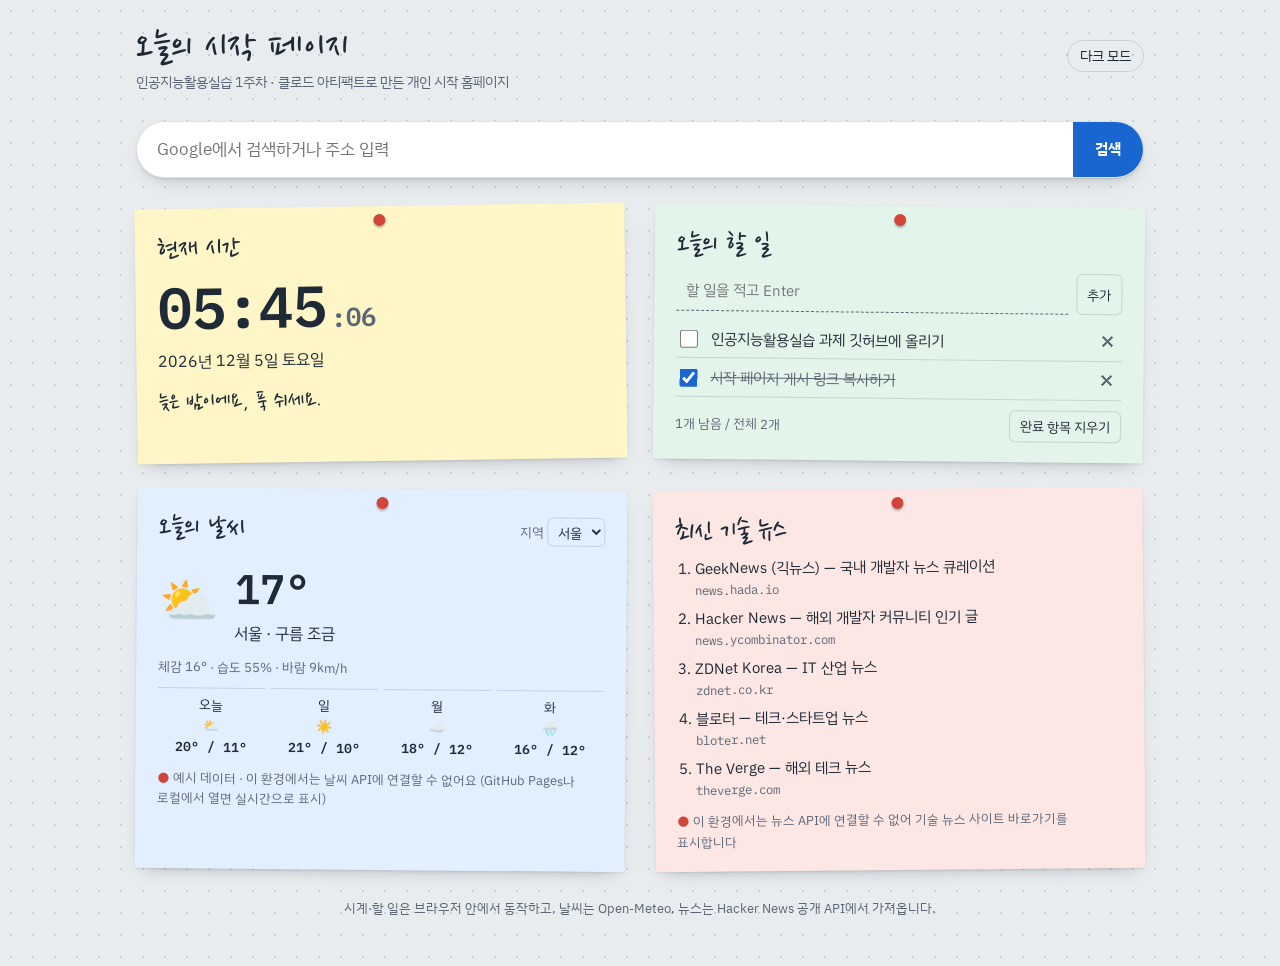
<file: Week01-StartPage/index.html>
<!DOCTYPE html>
<html lang="ko">
<head>
<meta charset="UTF-8">
<meta name="viewport" content="width=device-width, initial-scale=1.0">
<title>메모 보드 시작 페이지</title>
<link rel="preconnect" href="https://fonts.googleapis.com">
<link rel="preconnect" href="https://fonts.gstatic.com" crossorigin>
<link rel="stylesheet" href="https://fonts.googleapis.com/css2?family=IBM+Plex+Mono:wght@400;600&family=IBM+Plex+Sans+KR:wght@400;500;700&family=Nanum+Pen+Script&display=swap">
<style>
/* 레이아웃: 코르크 보드 위에 메모지 4장을 2열로 붙인 시작 페이지 (모바일은 1열) */
:root {
  --board: #e9ecef;        /* 보드 바탕 */
  --ink: #1f2a37;          /* 본문 글자 */
  --muted: #5b6676;        /* 보조 글자 */
  --note-time: #fff6c7;    /* 노란 메모지 */
  --note-todo: #e3f4ea;    /* 연두 메모지 */
  --note-weather: #e2efff; /* 하늘 메모지 */
  --note-news: #fde7e4;    /* 분홍 메모지 */
  --pin: #d1453b;          /* 압정 */
  --accent: #1a66d1;       /* 링크·포커스 */
  --line: rgba(31, 42, 55, .14);
  --shadow: 0 1px 2px rgba(31,42,55,.10), 0 8px 18px -10px rgba(31,42,55,.35);
  --search-bg: #ffffff;
  --font-hand: "Nanum Pen Script", "Comic Sans MS", cursive;
  --font-body: "IBM Plex Sans KR", "Apple SD Gothic Neo", "Malgun Gothic", sans-serif;
  --font-mono: "IBM Plex Mono", ui-monospace, "SFMono-Regular", Consolas, monospace;
}
@media (prefers-color-scheme: dark) {
  :root:not([data-theme="light"]) {
    --board: #161b22; --ink: #e8ebef; --muted: #9aa5b4;
    --note-time: #3a3520; --note-todo: #1f3329; --note-weather: #1d2b40; --note-news: #3b2422;
    --pin: #ef6b5f; --accent: #6ea8ff; --line: rgba(232,235,239,.14);
    --shadow: 0 1px 2px rgba(0,0,0,.4), 0 10px 22px -12px rgba(0,0,0,.8);
    --search-bg: #1f2630; color-scheme: dark;
  }
}
:root[data-theme="dark"] {
  --board: #161b22; --ink: #e8ebef; --muted: #9aa5b4;
  --note-time: #3a3520; --note-todo: #1f3329; --note-weather: #1d2b40; --note-news: #3b2422;
  --pin: #ef6b5f; --accent: #6ea8ff; --line: rgba(232,235,239,.14);
  --shadow: 0 1px 2px rgba(0,0,0,.4), 0 10px 22px -12px rgba(0,0,0,.8);
  --search-bg: #1f2630; color-scheme: dark;
}
* { box-sizing: border-box; }
body { margin: 0; word-break: keep-all; overflow-wrap: break-word;
  background: var(--board); color: var(--ink); font-family: var(--font-body);
  font-size: 15px; line-height: 1.6;
  background-image: radial-gradient(var(--line) 1px, transparent 1px);
  background-size: 22px 22px;
}
.wrap {
  max-width: 1040px; margin: 0 auto;
  padding-block: 28px 48px;
  padding-left: max(16px, env(safe-area-inset-left, 0px));
  padding-right: max(16px, env(safe-area-inset-right, 0px));
  display: grid; gap: 28px;
}
header.top { display: flex; flex-wrap: wrap; align-items: baseline; justify-content: space-between; gap: 8px 16px; }
header.top h1 { font-family: var(--font-hand); font-weight: 400; font-size: 2.6rem; line-height: 1; margin: 0; }
header.top p { margin: 0; color: var(--muted); font-size: .9rem; }
.theme-btn {
  font: inherit; font-size: .85rem; color: var(--ink); background: transparent;
  border: 1px solid var(--line); border-radius: 999px; padding: 4px 12px; cursor: pointer;
}

/* 검색바 */
form.search { display: flex; gap: 0; background: var(--search-bg); border: 1px solid var(--line);
  border-radius: 999px; box-shadow: var(--shadow); overflow: hidden; }
form.search label { position: absolute; width: 1px; height: 1px; overflow: hidden; clip: rect(0 0 0 0); }
form.search input { flex: 1; min-width: 0; border: 0; background: transparent; color: var(--ink);
  font: inherit; font-size: 1.05rem; padding: 14px 20px; outline: none; }
form.search button { border: 0; background: var(--accent); color: #fff; font: inherit; font-weight: 700;
  padding: 0 22px; cursor: pointer; }
form.search:focus-within { outline: 2px solid var(--accent); outline-offset: 2px; }
.search-fallback { margin: -18px 0 0 20px; font-size: .85rem; color: var(--muted); }
.search-fallback a { color: var(--accent); }

/* 메모지 보드 */
.board { display: grid; grid-template-columns: repeat(2, minmax(0, 1fr)); gap: 28px; }
@media (max-width: 720px) { .board { grid-template-columns: 1fr; } }
.note {
  position: relative; padding: 26px 22px 20px; box-shadow: var(--shadow);
  min-width: 0; display: grid; gap: 10px; align-content: start;
}
.note::before { /* 압정 */
  content: ""; position: absolute; top: 8px; left: 50%; width: 12px; height: 12px; margin-left: -6px;
  border-radius: 50%; background: var(--pin); box-shadow: 0 2px 2px rgba(0,0,0,.25);
}
.note:nth-child(1) { background: var(--note-time); transform: rotate(-.8deg); }
.note:nth-child(2) { background: var(--note-todo); transform: rotate(.6deg); }
.note:nth-child(3) { background: var(--note-weather); transform: rotate(.5deg); }
.note:nth-child(4) { background: var(--note-news); transform: rotate(-.5deg); }
@media (prefers-reduced-motion: reduce) { .note { transform: none !important; } }
.note h2 { font-family: var(--font-hand); font-weight: 400; font-size: 1.9rem; line-height: 1; margin: 0; }
.note .sub { color: var(--muted); font-size: .82rem; margin: 0; }

/* 시계 */
.clock { font-family: var(--font-mono); font-size: clamp(2.4rem, 7vw, 3.6rem); font-weight: 600;
  letter-spacing: -.02em; font-variant-numeric: tabular-nums; line-height: 1.1; }
.clock small { font-size: .45em; color: var(--muted); margin-left: 4px; }
.date { font-size: 1rem; }
.greeting { font-family: var(--font-hand); font-size: 1.5rem; margin: 0; }

/* 할 일 */
form.todo-form { display: flex; gap: 8px; }
form.todo-form input { flex: 1; min-width: 0; font: inherit; padding: 8px 10px; color: var(--ink);
  background: transparent; border: 0; border-bottom: 1px dashed var(--muted); outline: none; }
form.todo-form input:focus { border-bottom-style: solid; border-bottom-color: var(--accent); }
form.todo-form button, .clear-btn { font: inherit; font-size: .85rem; border: 1px solid var(--line);
  background: transparent; color: var(--ink); border-radius: 6px; padding: 4px 10px; cursor: pointer; }
ul.todos { list-style: none; margin: 0; padding: 0; display: grid; gap: 2px; }
ul.todos li { display: flex; align-items: center; gap: 10px; padding: 6px 0; border-bottom: 1px solid var(--line); }
ul.todos li span { flex: 1; min-width: 0; overflow-wrap: anywhere; }
ul.todos li.done span { text-decoration: line-through; color: var(--muted); }
ul.todos input[type=checkbox] { width: 18px; height: 18px; accent-color: var(--accent); }
ul.todos button { border: 0; background: none; color: var(--muted); cursor: pointer; font-size: 1rem; }
.todo-meta { display: flex; justify-content: space-between; align-items: center; color: var(--muted); font-size: .82rem; }

/* 날씨 */
.weather-head { display: flex; justify-content: space-between; align-items: center; gap: 8px; flex-wrap: wrap; }
select { font: inherit; font-size: .85rem; color: var(--ink); background: transparent;
  border: 1px solid var(--line); border-radius: 6px; padding: 3px 6px; }
.weather-now { display: flex; align-items: center; gap: 16px; }
.weather-now .icon { font-size: 3rem; line-height: 1; }
.weather-now .temp { font-family: var(--font-mono); font-size: 2.6rem; font-weight: 600; font-variant-numeric: tabular-nums; }
.weather-now .desc { font-size: 1rem; }
.forecast { display: grid; grid-template-columns: repeat(4, minmax(0,1fr)); gap: 6px; text-align: center; font-size: .82rem; }
.forecast div { border-top: 1px solid var(--line); padding-top: 6px; }
.forecast b { display: block; font-family: var(--font-mono); font-variant-numeric: tabular-nums; font-weight: 600; }

/* 뉴스 */
ol.news { margin: 0; padding-left: 1.3em; display: grid; gap: 6px; }
ol.news a { color: var(--ink); text-decoration: none; border-bottom: 1px solid transparent; }
ol.news a:hover, ol.news a:focus-visible { border-bottom-color: var(--accent); color: var(--accent); }
ol.news .meta { display: block; color: var(--muted); font-size: .78rem; font-family: var(--font-mono); }
.status { font-size: .8rem; color: var(--muted); margin: 0; }
.status.offline::before { content: "● "; color: var(--pin); }
.status.live::before { content: "● "; color: #2f9e57; }
a:focus-visible, button:focus-visible, select:focus-visible, input:focus-visible { outline: 2px solid var(--accent); outline-offset: 2px; }
footer { color: var(--muted); font-size: .8rem; text-align: center; }
</style>
</head>
<body>
<div class="wrap">
  <header class="top">
    <div>
      <h1>오늘의 시작 페이지</h1>
      <p>인공지능활용실습 1주차 · 클로드 아티팩트로 만든 개인 시작 홈페이지</p>
    </div>
    <button class="theme-btn" id="themeBtn" type="button">다크 모드</button>
  </header>

  <form class="search" id="searchForm" role="search">
    <label for="q">구글 검색어</label>
    <input id="q" name="q" type="search" placeholder="Google에서 검색하거나 주소 입력" autocomplete="off">
    <button type="submit">검색</button>
  </form>
  <p class="search-fallback" id="searchFallback" hidden>새 탭이 열리지 않으면 <a id="searchLink" href="https://www.google.com" target="_blank" rel="noopener">여기를 눌러 검색 결과 열기</a></p>

  <main class="board">
    <section class="note" id="widget-clock" aria-label="현재 시간">
      <h2>현재 시간</h2>
      <div class="clock" id="clock">--:--<small>:--</small></div>
      <div class="date" id="date">-</div>
      <p class="greeting" id="greeting">좋은 하루 보내세요!</p>
    </section>

    <section class="note" id="widget-todo" aria-label="오늘의 할 일">
      <h2>오늘의 할 일</h2>
      <form class="todo-form" id="todoForm">
        <input id="todoInput" type="text" placeholder="할 일을 적고 Enter" maxlength="80" aria-label="새 할 일">
        <button type="submit">추가</button>
      </form>
      <ul class="todos" id="todoList"></ul>
      <div class="todo-meta"><span id="todoCount">0개 남음</span><button class="clear-btn" id="clearDone" type="button">완료 항목 지우기</button></div>
    </section>

    <section class="note" id="widget-weather" aria-label="오늘의 날씨">
      <div class="weather-head">
        <h2>오늘의 날씨</h2>
        <label class="sub" for="city">지역
          <select id="city">
            <option value="37.5665,126.9780">서울</option>
            <option value="34.8118,126.3922">목포</option>
            <option value="35.1796,129.0756">부산</option>
            <option value="35.1595,126.8526">광주</option>
            <option value="33.4996,126.5312">제주</option>
          </select>
        </label>
      </div>
      <div class="weather-now">
        <div class="icon" id="wIcon" aria-hidden="true">⛅</div>
        <div><div class="temp" id="wTemp">--°</div><div class="desc" id="wDesc">불러오는 중…</div></div>
      </div>
      <p class="sub" id="wExtra">&nbsp;</p>
      <div class="forecast" id="forecast"></div>
      <p class="status" id="wStatus">Open-Meteo 날씨 API 연결 중</p>
    </section>

    <section class="note" id="widget-news" aria-label="최신 기술 뉴스">
      <h2>최신 기술 뉴스</h2>
      <ol class="news" id="news"></ol>
      <p class="status" id="nStatus">Hacker News API 연결 중</p>
    </section>
  </main>
  <footer>시계·할 일은 브라우저 안에서 동작하고, 날씨는 Open-Meteo, 뉴스는 Hacker News 공개 API에서 가져옵니다.</footer>
</div>

<script>
(function () {
  // ---------- 공통: 안전한 localStorage ----------
  const store = {
    get(k, d) { try { const v = localStorage.getItem(k); return v ? JSON.parse(v) : d; } catch (e) { return d; } },
    set(k, v) { try { localStorage.setItem(k, JSON.stringify(v)); } catch (e) { /* 저장 불가 환경 무시 */ } }
  };

  // ---------- 다크 모드 ----------
  const root = document.documentElement, themeBtn = document.getElementById('themeBtn');
  function isDark() {
    const t = root.getAttribute('data-theme');
    return t ? t === 'dark' : window.matchMedia('(prefers-color-scheme: dark)').matches;
  }
  function syncThemeBtn() { themeBtn.textContent = isDark() ? '라이트 모드' : '다크 모드'; }
  const savedTheme = store.get('start.theme', null);
  if (savedTheme) root.setAttribute('data-theme', savedTheme);
  syncThemeBtn();
  themeBtn.addEventListener('click', () => {
    const next = isDark() ? 'light' : 'dark';
    root.setAttribute('data-theme', next); store.set('start.theme', next); syncThemeBtn();
  });

  // ---------- 시계 ----------
  const clockEl = document.getElementById('clock'), dateEl = document.getElementById('date'), greetEl = document.getElementById('greeting');
  const pad = n => String(n).padStart(2, '0');
  function tick() {
    const now = new Date();
    clockEl.innerHTML = pad(now.getHours()) + ':' + pad(now.getMinutes()) + '<small>:' + pad(now.getSeconds()) + '</small>';
    dateEl.textContent = now.toLocaleDateString('ko-KR', { year: 'numeric', month: 'long', day: 'numeric', weekday: 'long' });
    const h = now.getHours();
    greetEl.textContent = h < 6 ? '늦은 밤이에요, 푹 쉬세요.' : h < 12 ? '좋은 아침이에요!' : h < 18 ? '오후도 힘내요!' : '오늘 하루 수고했어요.';
  }
  tick(); setInterval(tick, 1000);

  // ---------- 구글 검색 ----------
  const form = document.getElementById('searchForm'), q = document.getElementById('q');
  const fb = document.getElementById('searchFallback'), fbLink = document.getElementById('searchLink');
  form.addEventListener('submit', (e) => {
    e.preventDefault();
    const term = q.value.trim(); if (!term) { q.focus(); return; }
    const url = 'https://www.google.com/search?q=' + encodeURIComponent(term);
    fbLink.href = url; fb.hidden = false;
    const a = document.createElement('a'); a.href = url; a.target = '_blank'; a.rel = 'noopener';
    document.body.appendChild(a); a.click(); a.remove();
  });

  // ---------- 오늘의 할 일 ----------
  const todoForm = document.getElementById('todoForm'), todoInput = document.getElementById('todoInput');
  const todoList = document.getElementById('todoList'), todoCount = document.getElementById('todoCount');
  let todos = store.get('start.todos', [
    { id: 1, text: '인공지능활용실습 과제 깃허브에 올리기', done: false },
    { id: 2, text: '시작 페이지 게시 링크 복사하기', done: true }
  ]);
  function renderTodos() {
    todoList.innerHTML = '';
    todos.forEach(t => {
      const li = document.createElement('li'); if (t.done) li.className = 'done';
      const cb = document.createElement('input'); cb.type = 'checkbox'; cb.checked = t.done; cb.id = 'todo-' + t.id;
      cb.setAttribute('aria-label', t.text + ' 완료');
      cb.addEventListener('change', () => { t.done = cb.checked; save(); });
      const span = document.createElement('span'); span.textContent = t.text;
      const del = document.createElement('button'); del.type = 'button'; del.textContent = '✕'; del.setAttribute('aria-label', t.text + ' 삭제');
      del.addEventListener('click', () => { todos = todos.filter(x => x.id !== t.id); save(); });
      li.append(cb, span, del); todoList.appendChild(li);
    });
    const left = todos.filter(t => !t.done).length;
    todoCount.textContent = todos.length ? left + '개 남음 / 전체 ' + todos.length + '개' : '할 일을 추가해 보세요';
  }
  function save() { store.set('start.todos', todos); renderTodos(); }
  todoForm.addEventListener('submit', (e) => {
    e.preventDefault();
    const text = todoInput.value.trim(); if (!text) return;
    todos.push({ id: Date.now(), text, done: false }); todoInput.value = ''; save();
  });
  document.getElementById('clearDone').addEventListener('click', () => { todos = todos.filter(t => !t.done); save(); });
  renderTodos();

  // ---------- 날씨 (Open-Meteo, API 키 불필요) ----------
  const WMO = { 0:['☀️','맑음'],1:['🌤️','대체로 맑음'],2:['⛅','구름 조금'],3:['☁️','흐림'],45:['🌫️','안개'],48:['🌫️','짙은 안개'],
    51:['🌦️','약한 이슬비'],53:['🌦️','이슬비'],55:['🌧️','강한 이슬비'],61:['🌧️','약한 비'],63:['🌧️','비'],65:['🌧️','강한 비'],
    71:['🌨️','약한 눈'],73:['🌨️','눈'],75:['❄️','강한 눈'],80:['🌦️','소나기'],81:['🌧️','강한 소나기'],82:['⛈️','폭우'],95:['⛈️','뇌우'],96:['⛈️','우박 동반 뇌우'],99:['⛈️','강한 우박 뇌우'] };
  const wmo = c => WMO[c] || ['🌡️', '정보 없음'];
  const citySel = document.getElementById('city');
  const savedCity = store.get('start.city', null); if (savedCity) citySel.value = savedCity;
  citySel.addEventListener('change', () => { store.set('start.city', citySel.value); loadWeather(); });
  async function loadWeather() {
    const [lat, lon] = citySel.value.split(',');
    const status = document.getElementById('wStatus');
    try {
      const url = 'https://api.open-meteo.com/v1/forecast?latitude=' + lat + '&longitude=' + lon +
        '&current=temperature_2m,relative_humidity_2m,apparent_temperature,weather_code,wind_speed_10m' +
        '&daily=weather_code,temperature_2m_max,temperature_2m_min&timezone=Asia%2FSeoul&forecast_days=4';
      const res = await fetch(url); if (!res.ok) throw new Error(res.status);
      const d = await res.json();
      renderWeather({
        temp: d.current.temperature_2m, code: d.current.weather_code, feels: d.current.apparent_temperature,
        hum: d.current.relative_humidity_2m, wind: d.current.wind_speed_10m,
        days: d.daily.time.map((t, i) => ({ t, code: d.daily.weather_code[i], max: d.daily.temperature_2m_max[i], min: d.daily.temperature_2m_min[i] }))
      });
      status.className = 'status live'; status.textContent = '실시간 · Open-Meteo · ' + new Date().toLocaleTimeString('ko-KR', { hour: '2-digit', minute: '2-digit' }) + ' 갱신';
    } catch (err) {
      // 아티팩트 미리보기처럼 외부 요청이 막힌 환경에서는 예시 값을 보여 줍니다.
      const today = new Date();
      renderWeather({ temp: 17, code: 2, feels: 16, hum: 55, wind: 9,
        days: [0,1,2,3].map(i => { const t = new Date(today); t.setDate(t.getDate() + i);
          return { t: t.toISOString().slice(0,10), code: [2,0,3,61][i], max: [20,21,18,16][i], min: [11,10,12,12][i] }; }) });
      status.className = 'status offline'; status.textContent = '예시 데이터 · 이 환경에서는 날씨 API에 연결할 수 없어요 (GitHub Pages나 로컬에서 열면 실시간으로 표시)';
    }
  }
  function renderWeather(w) {
    const [icon, desc] = wmo(w.code);
    document.getElementById('wIcon').textContent = icon;
    document.getElementById('wTemp').textContent = Math.round(w.temp) + '°';
    document.getElementById('wDesc').textContent = citySel.options[citySel.selectedIndex].text + ' · ' + desc;
    document.getElementById('wExtra').textContent = '체감 ' + Math.round(w.feels) + '° · 습도 ' + w.hum + '% · 바람 ' + Math.round(w.wind) + 'km/h';
    const days = ['일','월','화','수','목','금','토'];
    document.getElementById('forecast').innerHTML = w.days.map((d, i) => {
      const dt = new Date(d.t + 'T00:00:00');
      return '<div>' + (i === 0 ? '오늘' : days[dt.getDay()]) + '<br>' + wmo(d.code)[0] + '<b>' + Math.round(d.max) + '° / ' + Math.round(d.min) + '°</b></div>';
    }).join('');
  }
  loadWeather(); setInterval(loadWeather, 30 * 60 * 1000);

  // ---------- 기술 뉴스 (Hacker News 공개 API) ----------
  const newsEl = document.getElementById('news'), nStatus = document.getElementById('nStatus');
  // 외부 API가 준 주소는 http/https 일 때만 링크로 사용 (javascript: 같은 주소 차단)
  function safeUrl(raw) {
    try { const u = new URL(raw); return (u.protocol === 'https:' || u.protocol === 'http:') ? u.href : ''; } catch (e) { return ''; }
  }
  async function loadNews() {
    try {
      const ids = await (await fetch('https://hacker-news.firebaseio.com/v0/topstories.json')).json();
      const items = await Promise.all(ids.slice(0, 6).map(id => fetch('https://hacker-news.firebaseio.com/v0/item/' + id + '.json').then(r => r.json())));
      newsEl.innerHTML = '';
      items.filter(Boolean).forEach(it => {
        const li = document.createElement('li'); const a = document.createElement('a');
        a.href = safeUrl(it.url) || ('https://news.ycombinator.com/item?id=' + encodeURIComponent(it.id)); a.target = '_blank'; a.rel = 'noopener noreferrer'; a.textContent = it.title || '(제목 없음)';
        const meta = document.createElement('span'); meta.className = 'meta';
        let host = 'news.ycombinator.com'; try { if (it.url) host = new URL(it.url).hostname.replace(/^www\./, ''); } catch (e) {}
        meta.textContent = '▲ ' + it.score + ' · ' + host;
        li.append(a, meta); newsEl.appendChild(li);
      });
      nStatus.className = 'status live'; nStatus.textContent = '실시간 · Hacker News 인기 글 상위 6개';
    } catch (err) {
      // 연결이 막혀 있으면 가짜 헤드라인 대신 실제 기술 뉴스 사이트 바로가기를 보여 줍니다.
      const sites = [
        ['GeekNews (긱뉴스) — 국내 개발자 뉴스 큐레이션', 'https://news.hada.io'],
        ['Hacker News — 해외 개발자 커뮤니티 인기 글', 'https://news.ycombinator.com'],
        ['ZDNet Korea — IT 산업 뉴스', 'https://zdnet.co.kr'],
        ['블로터 — 테크·스타트업 뉴스', 'https://www.bloter.net'],
        ['The Verge — 해외 테크 뉴스', 'https://www.theverge.com/tech']
      ];
      newsEl.innerHTML = '';
      sites.forEach(([t, u]) => {
        const li = document.createElement('li'); const a = document.createElement('a');
        a.href = u; a.target = '_blank'; a.rel = 'noopener'; a.textContent = t;
        const meta = document.createElement('span'); meta.className = 'meta'; meta.textContent = new URL(u).hostname.replace(/^www\./, '');
        li.append(a, meta); newsEl.appendChild(li);
      });
      nStatus.className = 'status offline'; nStatus.textContent = '이 환경에서는 뉴스 API에 연결할 수 없어 기술 뉴스 사이트 바로가기를 표시합니다';
    }
  }
  loadNews(); setInterval(loadNews, 15 * 60 * 1000);
})();
</script>
</body>
</html>
</file>
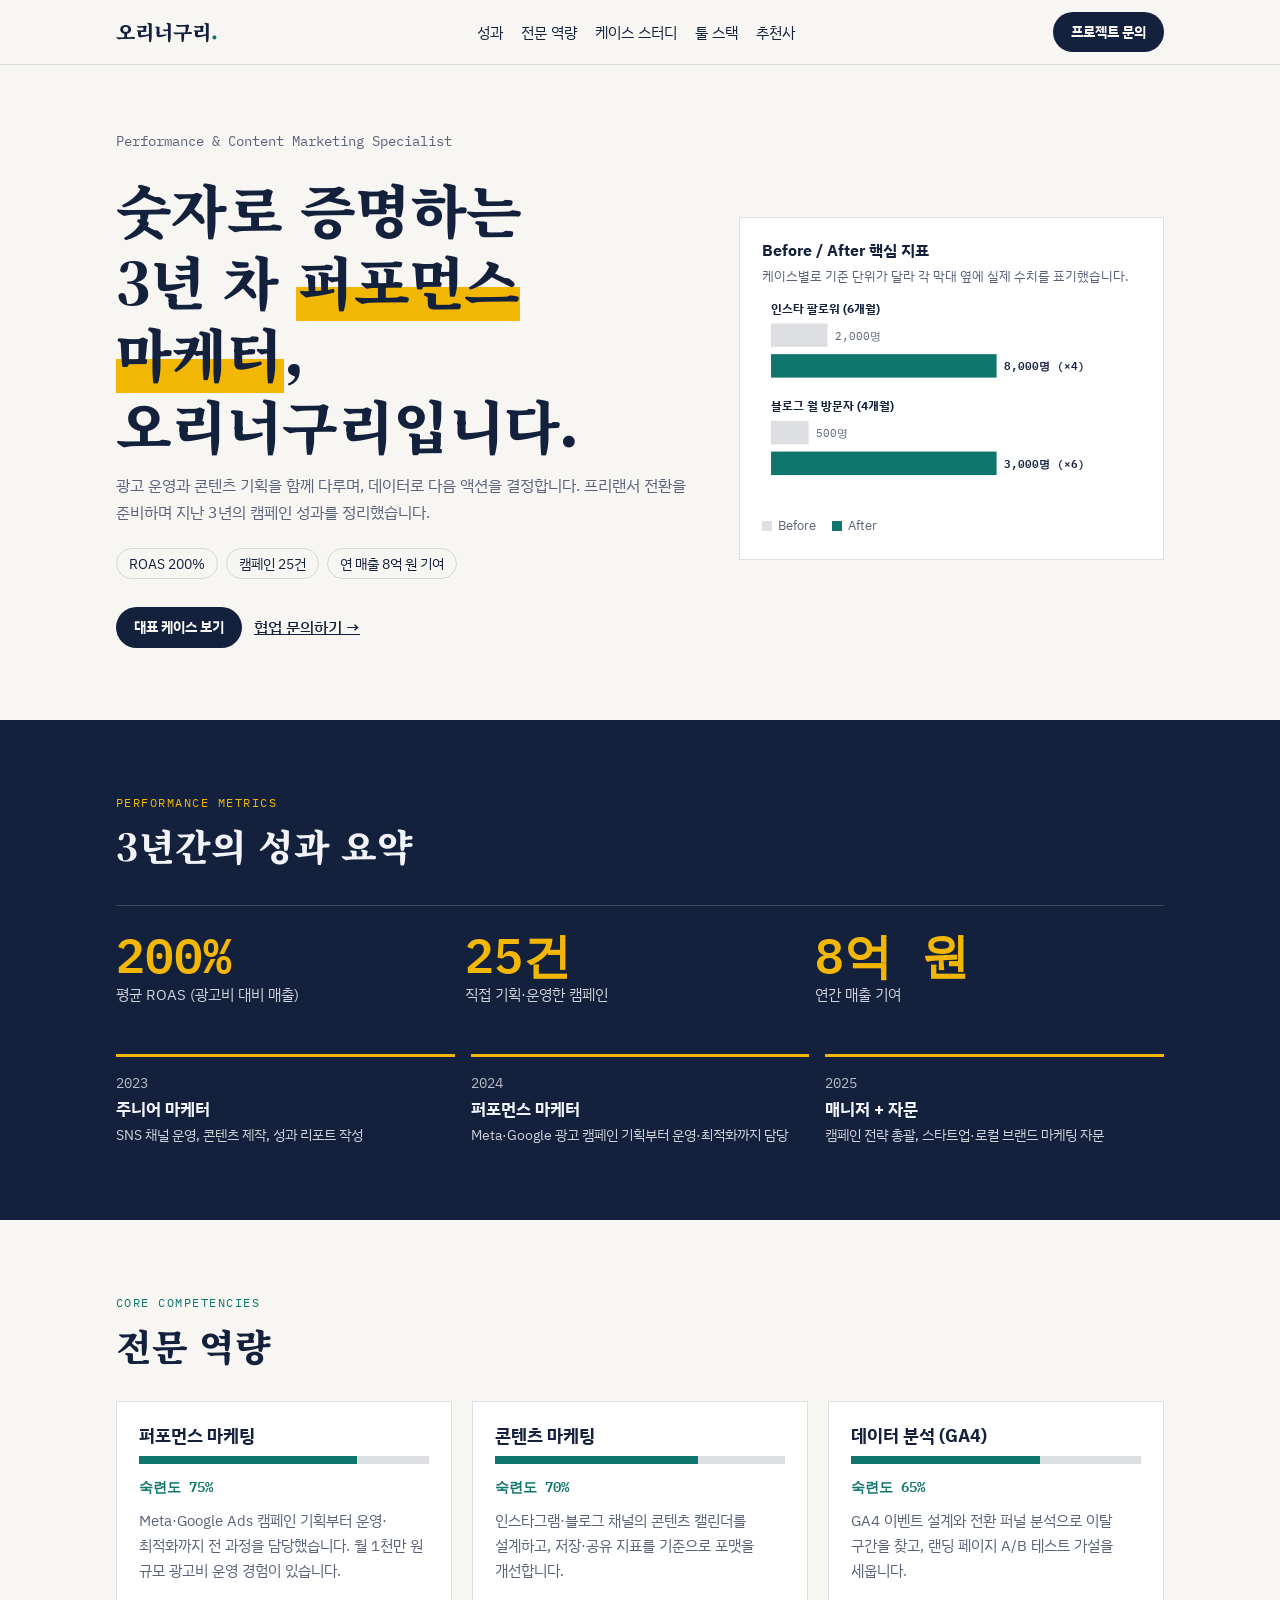
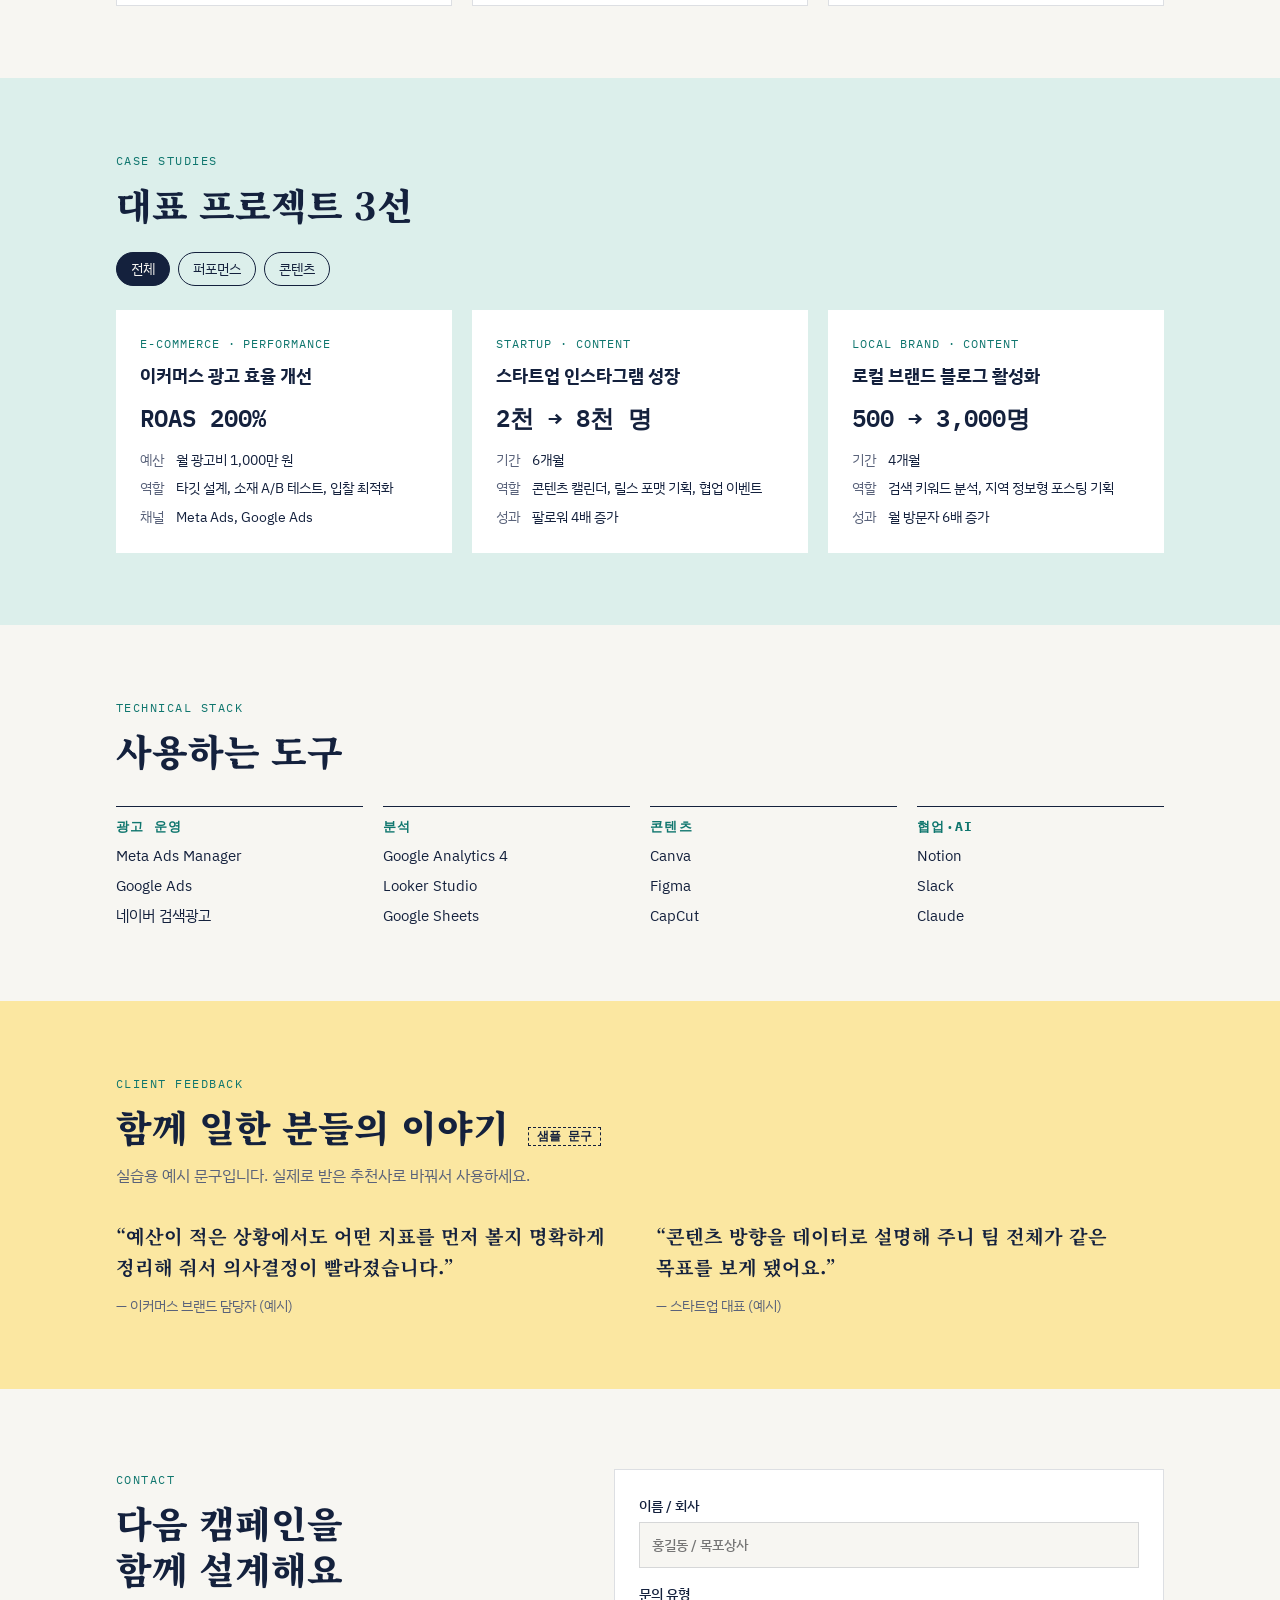
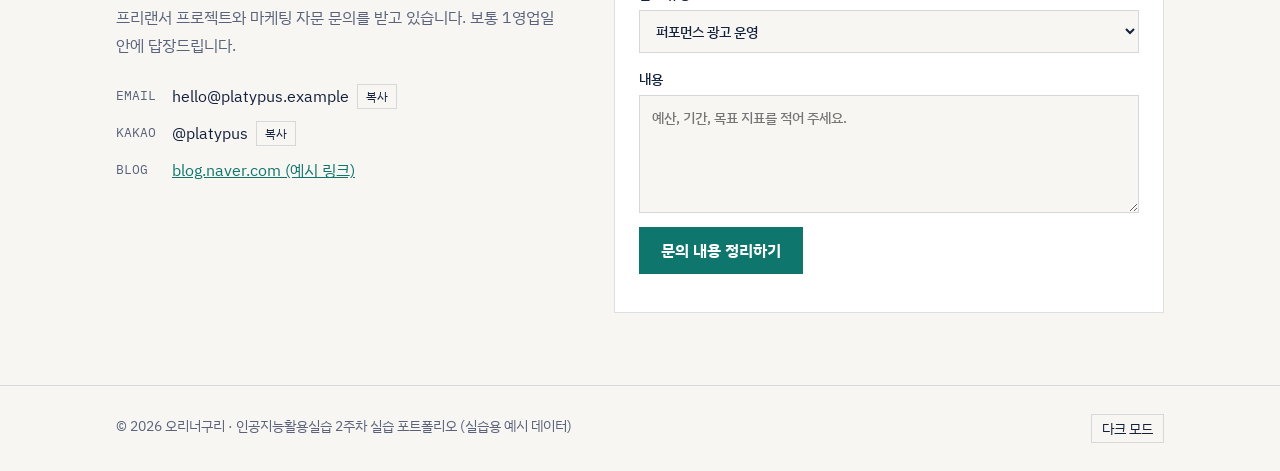
<file: Week02-Portfolio/index.html>
<!DOCTYPE html>
<html lang="ko">
<head>
<meta charset="UTF-8">
<meta name="viewport" content="width=device-width, initial-scale=1.0">
<title>오리너구리 마케팅 포트폴리오</title>
<link rel="preconnect" href="https://fonts.googleapis.com">
<link rel="preconnect" href="https://fonts.gstatic.com" crossorigin>
<link rel="stylesheet" href="https://fonts.googleapis.com/css2?family=IBM+Plex+Mono:wght@500;600&family=IBM+Plex+Sans+KR:wght@400;500;700&family=Noto+Serif+KR:wght@700;900&display=swap">
<link rel="stylesheet" href="style.css">
</head>
<body>
<header id="main-navigation">
  <div class="inner">
    <a class="logo" href="#hero-introduction">오리너구리<span>.</span></a>
    <nav aria-label="주요 섹션">
      <ul>
        <li><a href="#performance-metrics">성과</a></li>
        <li><a href="#core-competencies">전문 역량</a></li>
        <li><a href="#case-studies">케이스 스터디</a></li>
        <li><a href="#technical-stack">툴 스택</a></li>
        <li><a href="#client-feedback">추천사</a></li>
      </ul>
    </nav>
    <a class="cta" href="#contact-information">프로젝트 문의</a>
  </div>
</header>

<main>
  <!-- 1. Hero: 3초 안에 '누구인지 + 대표 성과'를 전달 -->
  <section id="hero-introduction">
    <div class="inner hero">
      <div>
        <p class="role">Performance &amp; Content Marketing Specialist</p>
        <h1>숫자로 증명하는<br>3년 차 <mark>퍼포먼스 마케터</mark>, 오리너구리입니다.</h1>
        <p class="lead">광고 운영과 콘텐츠 기획을 함께 다루며, 데이터로 다음 액션을 결정합니다. 프리랜서 전환을 준비하며 지난 3년의 캠페인 성과를 정리했습니다.</p>
        <ul class="hero-tags">
          <li>ROAS 200%</li><li>캠페인 25건</li><li>연 매출 8억 원 기여</li>
        </ul>
        <div class="hero-actions">
          <a class="cta" href="#case-studies">대표 케이스 보기</a>
          <a class="ghost" href="#contact-information">협업 문의하기 →</a>
        </div>
      </div>
      <figure class="chart-card" style="margin:0">
        <h3>Before / After 핵심 지표</h3>
        <p class="note">케이스별로 기준 단위가 달라 각 막대 옆에 실제 수치를 표기했습니다.</p>
        <svg id="baChart" viewBox="0 0 420 230" role="img" aria-label="인스타그램 팔로워 2,000명에서 8,000명, 블로그 월 방문자 500명에서 3,000명으로 증가"></svg>
        <div class="legend"><span><i style="background:var(--line)"></i>Before</span><span><i style="background:var(--accent)"></i>After</span></div>
      </figure>
    </div>
  </section>

  <!-- 2. Quick Stats: 10초 안에 스펙 요약 -->
  <section id="performance-metrics">
    <div class="inner">
      <p class="eyebrow">Performance Metrics</p>
      <h2>3년간의 성과 요약</h2>
      <div class="stats">
        <div><b data-count="200" data-suffix="%">200%</b><span>평균 ROAS (광고비 대비 매출)</span></div>
        <div><b data-count="25" data-suffix="건">25건</b><span>직접 기획·운영한 캠페인</span></div>
        <div><b data-count="8" data-suffix="억 원">8억 원</b><span>연간 매출 기여</span></div>
      </div>
      <ol class="timeline" aria-label="연도별 포지션 변화">
        <li><span class="yr">2023</span><h3>주니어 마케터</h3><p>SNS 채널 운영, 콘텐츠 제작, 성과 리포트 작성</p></li>
        <li><span class="yr">2024</span><h3>퍼포먼스 마케터</h3><p>Meta·Google 광고 캠페인 기획부터 운영·최적화까지 담당</p></li>
        <li><span class="yr">2025</span><h3>매니저 + 자문</h3><p>캠페인 전략 총괄, 스타트업·로컬 브랜드 마케팅 자문</p></li>
      </ol>
    </div>
  </section>

  <!-- 3. 전문 역량 -->
  <section id="core-competencies">
    <div class="inner">
      <p class="eyebrow">Core Competencies</p>
      <h2>전문 역량</h2>
      <div class="skills">
        <article class="skill">
          <h3>퍼포먼스 마케팅</h3>
          <div class="bar" role="meter" aria-valuenow="75" aria-valuemin="0" aria-valuemax="100" aria-label="퍼포먼스 마케팅 숙련도"><i style="width:75%"></i></div>
          <span class="pct">숙련도 75%</span>
          <p>Meta·Google Ads 캠페인 기획부터 운영·최적화까지 전 과정을 담당했습니다. 월 1천만 원 규모 광고비 운영 경험이 있습니다.</p>
        </article>
        <article class="skill">
          <h3>콘텐츠 마케팅</h3>
          <div class="bar" role="meter" aria-valuenow="70" aria-valuemin="0" aria-valuemax="100" aria-label="콘텐츠 마케팅 숙련도"><i style="width:70%"></i></div>
          <span class="pct">숙련도 70%</span>
          <p>인스타그램·블로그 채널의 콘텐츠 캘린더를 설계하고, 저장·공유 지표를 기준으로 포맷을 개선합니다.</p>
        </article>
        <article class="skill">
          <h3>데이터 분석 (GA4)</h3>
          <div class="bar" role="meter" aria-valuenow="65" aria-valuemin="0" aria-valuemax="100" aria-label="데이터 분석 숙련도"><i style="width:65%"></i></div>
          <span class="pct">숙련도 65%</span>
          <p>GA4 이벤트 설계와 전환 퍼널 분석으로 이탈 구간을 찾고, 랜딩 페이지 A/B 테스트 가설을 세웁니다.</p>
        </article>
      </div>
    </div>
  </section>

  <!-- 4. 케이스 스터디 -->
  <section id="case-studies">
    <div class="inner">
      <p class="eyebrow">Case Studies</p>
      <h2>대표 프로젝트 3선</h2>
      <div class="filter" role="group" aria-label="케이스 분야 필터">
        <button type="button" data-filter="all" aria-pressed="true">전체</button>
        <button type="button" data-filter="performance" aria-pressed="false">퍼포먼스</button>
        <button type="button" data-filter="content" aria-pressed="false">콘텐츠</button>
      </div>
      <div class="cases">
        <article class="case" data-type="performance">
          <span class="tag">E-commerce · Performance</span>
          <h3>이커머스 광고 효율 개선</h3>
          <span class="result">ROAS 200%</span>
          <dl><dt>예산</dt><dd>월 광고비 1,000만 원</dd><dt>역할</dt><dd>타깃 설계, 소재 A/B 테스트, 입찰 최적화</dd><dt>채널</dt><dd>Meta Ads, Google Ads</dd></dl>
        </article>
        <article class="case" data-type="content">
          <span class="tag">Startup · Content</span>
          <h3>스타트업 인스타그램 성장</h3>
          <span class="result">2천 → 8천 명</span>
          <dl><dt>기간</dt><dd>6개월</dd><dt>역할</dt><dd>콘텐츠 캘린더, 릴스 포맷 기획, 협업 이벤트</dd><dt>성과</dt><dd>팔로워 4배 증가</dd></dl>
        </article>
        <article class="case" data-type="content">
          <span class="tag">Local Brand · Content</span>
          <h3>로컬 브랜드 블로그 활성화</h3>
          <span class="result">500 → 3,000명</span>
          <dl><dt>기간</dt><dd>4개월</dd><dt>역할</dt><dd>검색 키워드 분석, 지역 정보형 포스팅 기획</dd><dt>성과</dt><dd>월 방문자 6배 증가</dd></dl>
        </article>
      </div>
    </div>
  </section>

  <!-- 5. 툴 스택 -->
  <section id="technical-stack">
    <div class="inner">
      <p class="eyebrow">Technical Stack</p>
      <h2>사용하는 도구</h2>
      <div class="stack">
        <div><h3>광고 운영</h3><ul><li>Meta Ads Manager</li><li>Google Ads</li><li>네이버 검색광고</li></ul></div>
        <div><h3>분석</h3><ul><li>Google Analytics 4</li><li>Looker Studio</li><li>Google Sheets</li></ul></div>
        <div><h3>콘텐츠</h3><ul><li>Canva</li><li>Figma</li><li>CapCut</li></ul></div>
        <div><h3>협업·AI</h3><ul><li>Notion</li><li>Slack</li><li>Claude</li></ul></div>
      </div>
    </div>
  </section>

  <!-- 6. 추천사 (샘플: 실제 추천사로 교체하세요) -->
  <section id="client-feedback">
    <div class="inner">
      <p class="eyebrow">Client Feedback</p>
      <h2>함께 일한 분들의 이야기 <span class="sample-badge">샘플 문구</span></h2>
      <p class="lead">실습용 예시 문구입니다. 실제로 받은 추천사로 바꿔서 사용하세요.</p>
      <div class="quotes">
        <blockquote>“예산이 적은 상황에서도 어떤 지표를 먼저 볼지 명확하게 정리해 줘서 의사결정이 빨라졌습니다.”
          <footer>— 이커머스 브랜드 담당자 (예시)</footer></blockquote>
        <blockquote>“콘텐츠 방향을 데이터로 설명해 주니 팀 전체가 같은 목표를 보게 됐어요.”
          <footer>— 스타트업 대표 (예시)</footer></blockquote>
      </div>
    </div>
  </section>

  <!-- 7. 연락처 + CTA -->
  <section id="contact-information">
    <div class="inner contact">
      <div>
        <p class="eyebrow">Contact</p>
        <h2>다음 캠페인을 함께 설계해요</h2>
        <p class="lead">프리랜서 프로젝트와 마케팅 자문 문의를 받고 있습니다. 보통 1영업일 안에 답장드립니다.</p>
        <dl>
          <dt>EMAIL</dt><dd><span id="email">hello@platypus.example</span><button class="copy" type="button" data-copy="email">복사</button></dd>
          <dt>KAKAO</dt><dd><span id="kakao">@platypus</span><button class="copy" type="button" data-copy="kakao">복사</button></dd>
          <dt>BLOG</dt><dd><a href="https://blog.naver.com" target="_blank" rel="noopener">blog.naver.com (예시 링크)</a></dd>
        </dl>
      </div>
      <form class="inquiry" id="inquiryForm" novalidate>
        <label for="fName">이름 / 회사<input id="fName" name="name" required placeholder="홍길동 / 목포상사"></label>
        <label for="fType">문의 유형
          <select id="fType" name="type"><option>퍼포먼스 광고 운영</option><option>콘텐츠 마케팅</option><option>마케팅 자문</option></select>
        </label>
        <label for="fMsg">내용<textarea id="fMsg" name="msg" rows="4" required placeholder="예산, 기간, 목표 지표를 적어 주세요."></textarea></label>
        <button type="submit">문의 내용 정리하기</button>
        <p class="form-msg" id="formMsg" role="status"></p>
      </form>
    </div>
  </section>
</main>

<footer id="site-footer">
  <div class="inner">
    <span>© 2026 오리너구리 · 인공지능활용실습 2주차 실습 포트폴리오 (실습용 예시 데이터)</span>
    <button class="theme-toggle" id="themeToggle" type="button">다크 모드</button>
  </div>
</footer>

<script>
(function () {
  // ----- Before/After 차트 (케이스별 자체 스케일, 수치 라벨 표기) -----
  const data = [
    { label: '인스타 팔로워 (6개월)', before: 2000, after: 8000 },
    { label: '블로그 월 방문자 (4개월)', before: 500, after: 3000 }
  ];
  const svg = document.getElementById('baChart'), NS = 'http://www.w3.org/2000/svg';
  const fmt = n => n.toLocaleString('ko-KR') + '명';
  function el(tag, attrs, text) { const e = document.createElementNS(NS, tag); for (const k in attrs) { if (k === 'fill') e.style.fill = attrs[k]; else e.setAttribute(k, attrs[k]); } if (text) e.textContent = text; return e; }
  const maxW = 250, x0 = 10;
  data.forEach((d, i) => {
    const y = 14 + i * 108, scale = maxW / d.after;
    svg.appendChild(el('text', { x: x0, y: y, 'font-size': 13, 'font-weight': 700, fill: 'var(--ink)' }, d.label));
    svg.appendChild(el('rect', { x: x0, y: y + 12, width: d.before * scale, height: 26, fill: 'var(--line)' }));
    svg.appendChild(el('text', { x: x0 + d.before * scale + 8, y: y + 30, 'font-size': 12, fill: 'var(--muted)', 'font-family': 'IBM Plex Mono, monospace' }, fmt(d.before)));
    svg.appendChild(el('rect', { x: x0, y: y + 46, width: d.after * scale, height: 26, fill: 'var(--accent)' }));
    svg.appendChild(el('text', { x: x0 + maxW + 8, y: y + 64, 'font-size': 12, 'font-weight': 600, fill: 'var(--ink)', 'font-family': 'IBM Plex Mono, monospace' }, fmt(d.after) + ' (×' + (d.after / d.before) + ')'));
  });

  // ----- 케이스 필터 -----
  const btns = document.querySelectorAll('.filter button');
  btns.forEach(b => b.addEventListener('click', () => {
    btns.forEach(x => x.setAttribute('aria-pressed', String(x === b)));
    document.querySelectorAll('.case').forEach(c => { c.hidden = !(b.dataset.filter === 'all' || c.dataset.type === b.dataset.filter); });
  }));

  // ----- 연락처 복사 -----
  document.querySelectorAll('.copy').forEach(b => b.addEventListener('click', () => {
    const span = document.getElementById(b.dataset.copy), text = span.textContent;
    const done = () => { b.textContent = '복사됨'; setTimeout(() => (b.textContent = '복사'), 1500); };
    if (navigator.clipboard) navigator.clipboard.writeText(text).then(done).catch(() => selectText(span));
    else selectText(span);
  }));
  function selectText(node) { const r = document.createRange(); r.selectNodeContents(node); const s = getSelection(); s.removeAllRanges(); s.addRange(r); }

  // ----- 문의 폼 (실제 전송 대신 메일 본문으로 정리) -----
  document.getElementById('inquiryForm').addEventListener('submit', (e) => {
    e.preventDefault();
    const f = e.target, msg = document.getElementById('formMsg');
    if (!f.name.value.trim() || !f.msg.value.trim()) { msg.textContent = '이름과 문의 내용을 모두 입력해 주세요.'; return; }
    msg.textContent = '정리 완료: 위 이메일 주소로 「[' + f.type.value + '] ' + f.name.value.trim() + '」 제목의 메일을 보내 주세요.';
  });

  // ----- 다크 모드 토글 -----
  const root = document.documentElement, tbtn = document.getElementById('themeToggle');
  const dark = () => root.dataset.theme ? root.dataset.theme === 'dark' : matchMedia('(prefers-color-scheme: dark)').matches;
  const sync = () => (tbtn.textContent = dark() ? '라이트 모드' : '다크 모드');
  try { const t = localStorage.getItem('pf.theme'); if (t) root.dataset.theme = t; } catch (e) {}
  sync();
  tbtn.addEventListener('click', () => { root.dataset.theme = dark() ? 'light' : 'dark'; try { localStorage.setItem('pf.theme', root.dataset.theme); } catch (e) {} sync(); });
})();
</script>
</body>
</html>
</file>
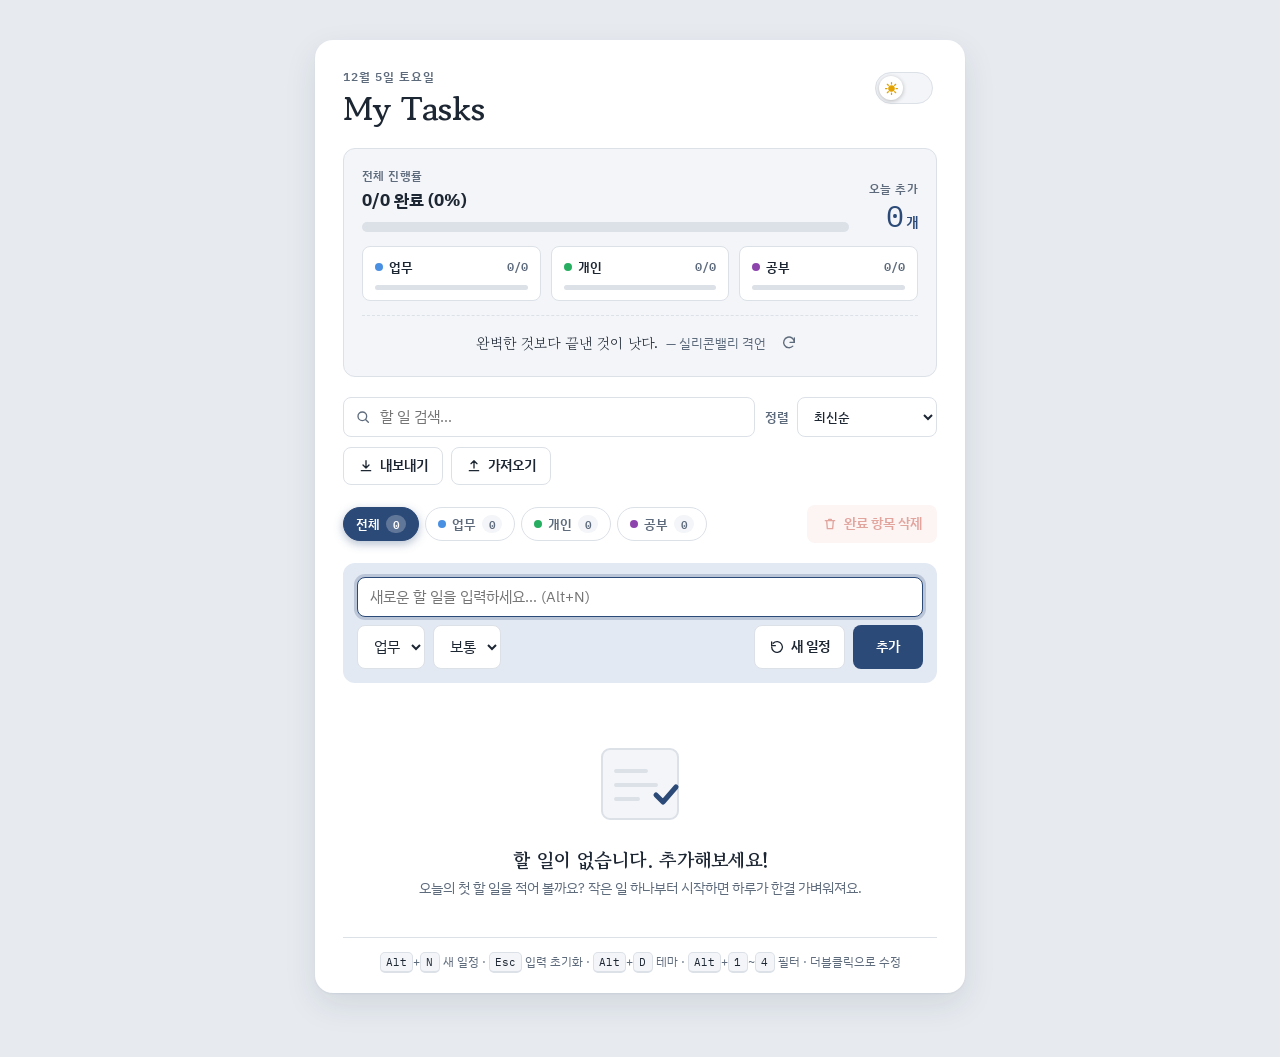
<file: Week04-TodoApp/index.html>
<!--
  File    : index.html  (3-file version: index.html + style.css + script.js)
  Source  : same code as the single-file build, split back into the
            three files required by Step 1
  Created : 2026-10-01 13:54 (KST, UTC+09:00)
  Updated : 2026-10-01 14:02 (KST, UTC+09:00) - "새 일정" composer reset: button,
            fresh form + input focus on every load, autofill off, Esc / Alt+N
  Updated : 2026-10-02 10:41 (KST, UTC+09:00) - every load / reload clears the
            saved tasks (starts at 0, no samples); console self-check
            evaluateApp() (auto-runs on start)
  Updated : 2026-10-02 11:18 (KST, UTC+09:00) - tasks persist across reloads
            again (PRD p.4 / Step 1), inline edit with category + priority,
            "카테고리순" sort, Step 4 dark colors and empty-state message
  Updated : 2026-10-02 11:41 (KST, UTC+09:00) - faster long lists: reused date
            formatters, content-visibility on task items
  Purpose : Single-file build of the "My Tasks" todo app. HTML, the CSS from
            style.css and the JavaScript from script.js are all inside this
            one file, so it runs by double-clicking it (no other files needed).
-->
<!DOCTYPE html>
<html lang="ko">
<head>
  <meta charset="UTF-8">
  <meta name="viewport" content="width=device-width, initial-scale=1, viewport-fit=cover">
  <meta name="description" content="업무·개인·공부 카테고리로 매일의 할 일을 관리하는 개인용 Todo 앱">
  <meta name="color-scheme" content="light dark">
  <title>My Tasks</title>

  <!-- Apply the saved theme before the first paint so the page never flashes -->
  <script>
    (function () {
      try {
        var saved = JSON.parse(localStorage.getItem('myTasks.settings') || '{}');
        if (saved.theme === 'dark' || saved.theme === 'light') {
          document.documentElement.setAttribute('data-theme', saved.theme);
        }
      } catch (e) { /* storage blocked: fall back to the system theme */ }
    })();
  </script>

  <link rel="preconnect" href="https://fonts.googleapis.com">
  <link rel="preconnect" href="https://fonts.gstatic.com" crossorigin>
  <link rel="stylesheet" href="https://fonts.googleapis.com/css2?family=Gowun+Batang:wght@700&family=IBM+Plex+Mono:wght@500&family=IBM+Plex+Sans+KR:wght@400;500;600;700&display=swap">
  <link rel="stylesheet" href="style.css">
</head>
<body>
  <div class="page">
    <main class="app" aria-labelledby="app-title">

      <!-- ===== Header: date, title, theme switch ===== -->
      <header class="app-header">
        <div class="app-header__titles">
          <p class="eyebrow" id="today-label">오늘</p>
          <h1 id="app-title" class="app-title">My Tasks</h1>
        </div>
        <button id="theme-toggle" class="theme-switch" type="button" role="switch"
                aria-checked="false" aria-label="다크 모드" title="다크/라이트 모드 전환 (Alt+D)">
          <span class="theme-switch__track">
            <span class="theme-switch__thumb">
              <svg class="icon-sun" viewBox="0 0 24 24" aria-hidden="true"><circle cx="12" cy="12" r="4.2"/><path d="M12 2.5v2.2M12 19.3v2.2M2.5 12h2.2M19.3 12h2.2M5.3 5.3l1.6 1.6M17.1 17.1l1.6 1.6M5.3 18.7l1.6-1.6M17.1 6.9l1.6-1.6"/></svg>
              <svg class="icon-moon" viewBox="0 0 24 24" aria-hidden="true"><path d="M20 14.6A8.2 8.2 0 0 1 9.4 4a8.2 8.2 0 1 0 10.6 10.6z"/></svg>
            </span>
          </span>
        </button>
      </header>

      <!-- ===== Step 3: progress dashboard ===== -->
      <section class="dashboard" aria-label="진행률 대시보드">
        <div class="dashboard__top">
          <div class="overall">
            <p class="label">전체 진행률</p>
            <p class="overall__figure" id="progress-text">0/0 완료 (0%)</p>
            <div class="progress" id="progress-bar" role="progressbar"
                 aria-label="전체 진행률" aria-valuemin="0" aria-valuemax="100" aria-valuenow="0">
              <div class="progress__fill" id="progress-fill"></div>
            </div>
          </div>
          <div class="today">
            <p class="label">오늘 추가</p>
            <p class="today__figure"><span id="today-count">0</span><small>개</small></p>
          </div>
        </div>

        <ul class="cat-stats" id="cat-stats" aria-label="카테고리별 진행률">
          <li class="cat-stat" data-category="work">
            <div class="cat-stat__head"><span class="cat-dot"></span><span class="cat-stat__name">업무</span><span class="cat-stat__num">0/0</span></div>
            <div class="mini-bar"><div class="mini-bar__fill"></div></div>
          </li>
          <li class="cat-stat" data-category="personal">
            <div class="cat-stat__head"><span class="cat-dot"></span><span class="cat-stat__name">개인</span><span class="cat-stat__num">0/0</span></div>
            <div class="mini-bar"><div class="mini-bar__fill"></div></div>
          </li>
          <li class="cat-stat" data-category="study">
            <div class="cat-stat__head"><span class="cat-dot"></span><span class="cat-stat__name">공부</span><span class="cat-stat__num">0/0</span></div>
            <div class="mini-bar"><div class="mini-bar__fill"></div></div>
          </li>
        </ul>

        <!-- Step 5: random quote of the day -->
        <figure class="quote">
          <blockquote id="quote-text">작은 진전도 큰 성과입니다.</blockquote>
          <figcaption id="quote-author">My Tasks</figcaption>
          <button id="quote-refresh" class="icon-btn" type="button" aria-label="다른 명언 보기" title="다른 명언 보기">
            <svg viewBox="0 0 24 24" aria-hidden="true"><path d="M20 11a8 8 0 1 0-2.3 5.7"/><path d="M20 4.5V11h-6.5"/></svg>
          </button>
        </figure>
      </section>

      <!-- ===== Step 4/5: search, sort, export/import ===== -->
      <section class="controls" aria-label="검색 및 정렬">
        <div class="controls__row">
          <div class="search">
            <svg viewBox="0 0 24 24" aria-hidden="true"><circle cx="11" cy="11" r="6.5"/><path d="M20 20l-4.2-4.2"/></svg>
            <label class="sr-only" for="search-input">할 일 검색</label>
            <input id="search-input" type="search" placeholder="할 일 검색…" autocomplete="off" maxlength="100">
          </div>
          <div class="sort">
            <label for="sort-select">정렬</label>
            <select id="sort-select">
              <option value="newest">최신순</option>
              <option value="oldest">오래된순</option>
              <option value="category">카테고리순</option>
              <option value="priority">우선순위순</option>
              <option value="status">완료상태순</option>
              <option value="manual">직접 정렬 (드래그)</option>
            </select>
          </div>
        </div>
        <div class="controls__row controls__row--tools">
          <button id="export-btn" class="btn btn--ghost" type="button" title="모든 데이터를 JSON 파일로 저장">
            <svg viewBox="0 0 24 24" aria-hidden="true"><path d="M12 4v11M7.5 10.5 12 15l4.5-4.5M5 19h14"/></svg>내보내기
          </button>
          <button id="import-btn" class="btn btn--ghost" type="button" title="JSON 파일에서 데이터 복원">
            <svg viewBox="0 0 24 24" aria-hidden="true"><path d="M12 15V4M7.5 8.5 12 4l4.5 4.5M5 19h14"/></svg>가져오기
          </button>
          <input id="import-file" type="file" accept=".json,application/json" hidden>
        </div>
      </section>

      <!-- ===== Step 2: category filters + Step 4: clear completed ===== -->
      <div class="filter-bar">
        <div class="filters" id="filters" role="group" aria-label="카테고리 필터">
          <button class="filter is-active" type="button" data-filter="all" aria-pressed="true" title="전체 (Alt+1)">전체 <span class="filter__count">0</span></button>
          <button class="filter" type="button" data-filter="work" aria-pressed="false" title="업무 (Alt+2)"><span class="cat-dot"></span>업무 <span class="filter__count">0</span></button>
          <button class="filter" type="button" data-filter="personal" aria-pressed="false" title="개인 (Alt+3)"><span class="cat-dot"></span>개인 <span class="filter__count">0</span></button>
          <button class="filter" type="button" data-filter="study" aria-pressed="false" title="공부 (Alt+4)"><span class="cat-dot"></span>공부 <span class="filter__count">0</span></button>
        </div>
        <button id="clear-completed" class="btn btn--danger-soft" type="button" title="완료된 항목 모두 삭제">
          <svg viewBox="0 0 24 24" aria-hidden="true"><path d="M5 7h14M10 7V5h4v2M7 7l1 12h8l1-12"/></svg>완료 항목 삭제
        </button>
      </div>

      <!-- ===== Step 1: composer (input + category/priority + add) ===== -->
      <form id="task-form" class="composer" novalidate autocomplete="off">
        <label class="sr-only" for="task-input">새 할 일</label>
        <input id="task-input" class="composer__input" type="text" maxlength="100"
               placeholder="새로운 할 일을 입력하세요… (Alt+N)" autocomplete="off" autocorrect="off" autocapitalize="off" spellcheck="false" data-form-type="other" data-lpignore="true" autofocus>
        <div class="composer__options">
          <label class="sr-only" for="category-select">카테고리</label>
          <select id="category-select" title="카테고리" autocomplete="off">
            <option value="work">업무</option>
            <option value="personal">개인</option>
            <option value="study">공부</option>
          </select>
          <label class="sr-only" for="priority-select">우선순위</label>
          <select id="priority-select" title="우선순위" autocomplete="off">
            <option value="high">높음</option>
            <option value="medium" selected>보통</option>
            <option value="low">낮음</option>
          </select>
          <div class="composer__actions">
            <button id="reset-form-btn" class="btn btn--ghost" type="button" title="입력 내용을 비우고 새로 작성 (Esc)">
              <svg viewBox="0 0 24 24" aria-hidden="true"><path d="M4 12a8 8 0 1 0 2.3-5.7"/><path d="M4 4.5V10h5.5"/></svg>새 일정
            </button>
            <button class="btn btn--primary" type="submit">추가</button>
          </div>
        </div>
        <p class="composer__hint" id="form-hint" aria-live="polite"></p>
      </form>

      <!-- ===== Task list ===== -->
      <section class="list-section" aria-label="할 일 목록">
        <p class="list-meta" id="list-meta"></p>
        <ul class="task-list" id="task-list"></ul>

        <div class="empty" id="empty-state" hidden>
          <svg class="empty__art" viewBox="0 0 120 90" aria-hidden="true">
            <rect x="22" y="10" width="76" height="70" rx="8"/>
            <path d="M36 32h30M36 46h40M36 60h22"/>
            <path class="empty__check" d="M76 56l7 7 13-15"/>
          </svg>
          <h2 class="empty__title" id="empty-title">할 일이 없습니다. 추가해보세요!</h2>
          <p class="empty__text" id="empty-text">오늘의 첫 할 일을 적어 볼까요? 작은 일 하나부터 시작하면 하루가 한결 가벼워져요.</p>
        </div>
      </section>

      <footer class="app-footer">
        <p><kbd>Alt</kbd>+<kbd>N</kbd> 새 일정 · <kbd>Esc</kbd> 입력 초기화 · <kbd>Alt</kbd>+<kbd>D</kbd> 테마 · <kbd>Alt</kbd>+<kbd>1</kbd>~<kbd>4</kbd> 필터 · 더블클릭으로 수정</p>
      </footer>
    </main>
  </div>

  <!-- Step 5: toast notifications -->
  <div class="toast-region" id="toast-region" aria-live="polite" aria-atomic="false"></div>

  <!-- Step 4/5: confirm dialog (replaces window.confirm) -->
  <div class="modal" id="modal" hidden>
    <div class="modal__backdrop" data-modal-dismiss></div>
    <div class="modal__panel" role="dialog" aria-modal="true" aria-labelledby="modal-title" aria-describedby="modal-message">
      <h2 class="modal__title" id="modal-title">확인</h2>
      <p class="modal__message" id="modal-message"></p>
      <textarea class="modal__code" id="modal-code" readonly hidden aria-label="내보낸 JSON 데이터"></textarea>
      <div class="modal__actions">
        <button class="btn btn--ghost" type="button" id="modal-cancel">취소</button>
        <button class="btn btn--primary" type="button" id="modal-confirm">확인</button>
      </div>
    </div>
  </div>

  <script src="script.js"></script>
</body>
</html>
</file>
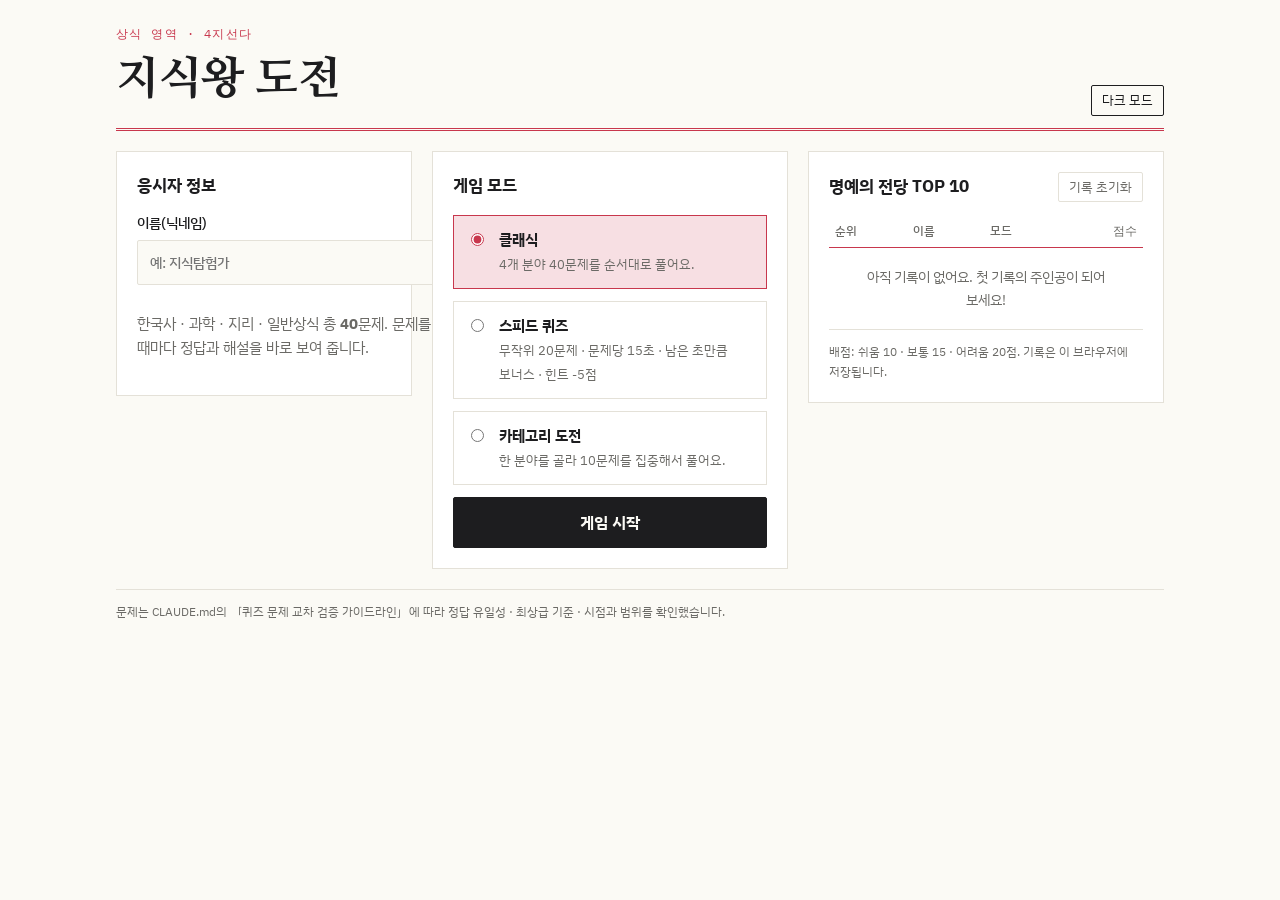
<file: Week07-08-QuizGame/index.html>
<!DOCTYPE html>
<html lang="ko">
<head>
  <meta charset="UTF-8">
  <meta name="viewport" content="width=device-width, initial-scale=1.0">
  <title>지식왕 도전 · 상식 퀴즈</title>
  <link rel="preconnect" href="https://fonts.googleapis.com">
  <link rel="preconnect" href="https://fonts.gstatic.com" crossorigin>
  <link rel="stylesheet" href="https://fonts.googleapis.com/css2?family=IBM+Plex+Mono:wght@500;600&family=IBM+Plex+Sans+KR:wght@400;500;700&family=Nanum+Myeongjo:wght@700;800&display=swap">
  <link rel="stylesheet" href="style.css">
</head>
<body>
  <div class="sheet">
    <header class="sheet-head">
      <div class="title-block">
        <p class="exam-label">상식 영역 · 4지선다</p>
        <h1>지식왕 도전</h1>
      </div>
      <button id="themeBtn" class="btn small" type="button">다크 모드</button>
    </header>

    <!-- 시작 화면 -->
    <section id="startScreen" class="screen">
      <form id="startForm" class="start-grid">
        <div class="panel">
          <h2>응시자 정보</h2>
          <label for="playerName" class="field">이름(닉네임)
            <input id="playerName" type="text" maxlength="12" placeholder="예: 지식탐험가">
          </label>
          <p class="muted">한국사 · 과학 · 지리 · 일반상식 총 <b id="totalCount">40</b>문제. 문제를 풀 때마다 정답과 해설을 바로 보여 줍니다.</p>
        </div>

        <fieldset class="panel modes">
          <legend><h2>게임 모드</h2></legend>
          <label class="mode-card"><input type="radio" name="mode" value="classic" id="modeClassic" checked>
            <span><b>클래식</b><small>4개 분야 40문제를 순서대로 풀어요.</small></span></label>
          <label class="mode-card"><input type="radio" name="mode" value="speed" id="modeSpeed">
            <span><b>스피드 퀴즈</b><small>무작위 20문제 · 문제당 15초 · 남은 초만큼 보너스 · 힌트 -5점</small></span></label>
          <label class="mode-card"><input type="radio" name="mode" value="category" id="modeCategory">
            <span><b>카테고리 도전</b><small>한 분야를 골라 10문제를 집중해서 풀어요.</small></span></label>
          <label id="categoryPicker" class="field" for="categorySelect" hidden>도전할 분야
            <select id="categorySelect">
              <option>한국사</option><option>과학</option><option>지리</option><option>일반상식</option>
            </select>
          </label>
          <button class="btn primary big" type="submit">게임 시작</button>
        </fieldset>

        <div class="panel ranking">
          <div class="rank-head"><h2>명예의 전당 TOP 10</h2><button id="resetRanking" class="btn small ghost" type="button">기록 초기화</button></div>
          <div class="table-wrap">
            <table>
              <thead><tr><th>순위</th><th>이름</th><th>모드</th><th class="num">점수</th></tr></thead>
              <tbody id="rankingStart"></tbody>
            </table>
          </div>
          <p class="muted small-note">배점: 쉬움 10 · 보통 15 · 어려움 20점. 기록은 이 브라우저에 저장됩니다.</p>
        </div>
      </form>
    </section>

    <!-- 문제 화면 -->
    <section id="quizScreen" class="screen" hidden>
      <div class="quiz-top">
        <span id="modeLabel" class="chip">클래식</span>
        <span class="progress-text"><span id="progressText">1 / 40</span></span>
        <span class="score">점수 <b id="scoreText">0</b></span>
      </div>
      <div class="progress"><i id="progressBar"></i></div>

      <div id="timerWrap" class="timer" hidden>
        <div class="progress timer-bar"><i id="timerBar"></i></div>
        <span id="timerText">15초</span>
      </div>

      <article class="question-card">
        <div class="q-meta">
          <span id="qCategory" class="chip outline">한국사</span>
          <span id="qDifficulty" class="chip level">쉬움 · 10점</span>
        </div>
        <h2 class="q-text"><span id="qNumber" class="q-num">1.</span> <span id="qText"></span></h2>
        <div id="options" class="options"></div>
        <p id="hintText" class="hint" hidden></p>
        <div class="q-actions">
          <button id="hintBtn" class="btn" type="button" hidden>💡 힌트 사용 (-5점)</button>
          <span class="muted keys">키보드 <kbd>1</kbd>~<kbd>4</kbd>로 답 선택</span>
          <button id="quitBtn" class="btn ghost small" type="button">그만하기</button>
        </div>
      </article>
    </section>

    <!-- 결과 화면 -->
    <section id="resultScreen" class="screen" hidden>
      <div class="result-grid">
        <div class="panel result-main">
          <p id="resultMode" class="exam-label">클래식</p>
          <h2 id="resultTitle">지식왕 등극!</h2>
          <p class="big-score"><b id="resultScore">0</b><span>점</span></p>
          <p id="resultDetail"></p>
          <p id="resultRank" class="rank-msg"></p>
          <table class="breakdown">
            <thead><tr><th>분야</th><th>정답</th><th>정답률</th></tr></thead>
            <tbody id="breakdown"></tbody>
          </table>
          <div class="row">
            <button id="retryBtn" class="btn primary" type="button">같은 모드 다시 하기</button>
            <button id="homeBtn" class="btn" type="button">처음으로</button>
          </div>
        </div>
        <div class="panel ranking">
          <h2>명예의 전당 TOP 10</h2>
          <div class="table-wrap">
            <table>
              <thead><tr><th>순위</th><th>이름</th><th>모드</th><th class="num">점수</th></tr></thead>
              <tbody id="rankingResult"></tbody>
            </table>
          </div>
        </div>
      </div>
    </section>

    <footer class="sheet-foot">문제는 CLAUDE.md의 「퀴즈 문제 교차 검증 가이드라인」에 따라 정답 유일성 · 최상급 기준 · 시점과 범위를 확인했습니다.</footer>
  </div>

  <!-- 즉시 피드백 -->
  <dialog id="feedback" class="feedback">
    <div id="fbMark" class="fb-mark" aria-hidden="true">○</div>
    <h2 id="fbTitle">정답입니다!</h2>
    <p id="fbAnswer" class="fb-answer"></p>
    <p id="fbExplain" class="fb-explain"></p>
    <button id="fbNext" class="btn primary" type="button">다음 문제</button>
  </dialog>

  <script src="quiz-data.js"></script>
  <script src="script.js"></script>
</body>
</html>
</file>
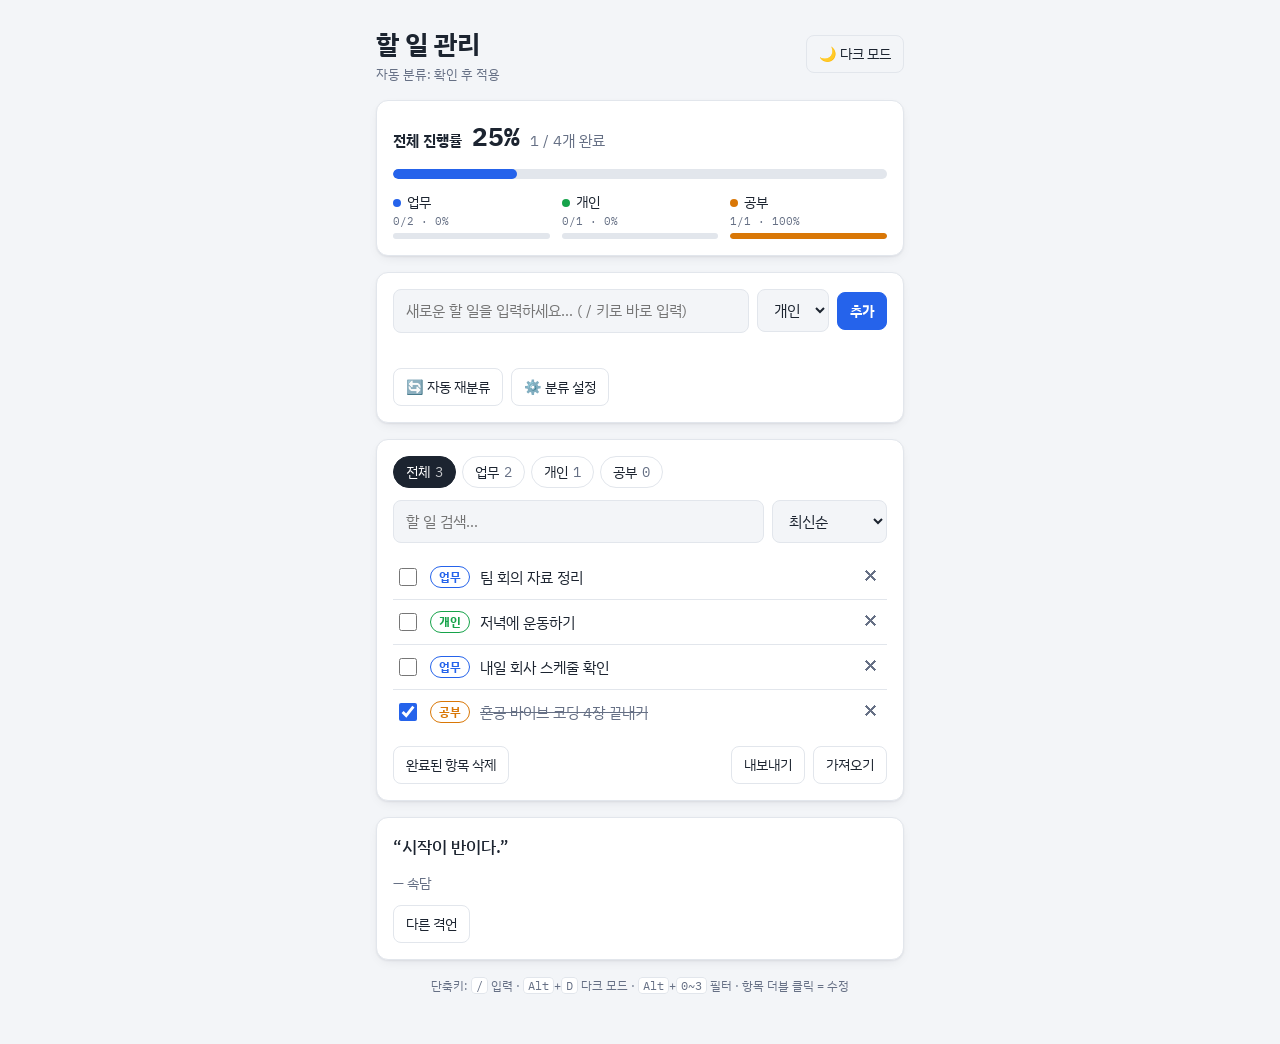
<file: Week05-06-SmartTodo/week05/index.html>
<!DOCTYPE html>
<html lang="ko">
<head>
  <meta charset="UTF-8">
  <meta name="viewport" content="width=device-width, initial-scale=1.0">
  <title>할 일 관리 앱</title>
  <link rel="preconnect" href="https://fonts.googleapis.com">
  <link rel="preconnect" href="https://fonts.gstatic.com" crossorigin>
  <link rel="stylesheet" href="https://fonts.googleapis.com/css2?family=IBM+Plex+Mono:wght@500&family=IBM+Plex+Sans+KR:wght@400;500;700&display=swap">
  <link rel="stylesheet" href="style.css">
</head>
<body>
  <div class="app">
    <header class="app-header">
      <div>
        <h1>할 일 관리</h1>
        <p class="sub" id="autoStatus">자동 분류: 확인 후 적용</p>
      </div>
      <button id="themeToggle" class="btn ghost" type="button" aria-pressed="false">🌙 다크 모드</button>
    </header>

    <!-- 진행률 대시보드 (4주차 3단계) -->
    <section class="card dashboard" aria-label="진행률 대시보드">
      <div class="overall">
        <span class="label">전체 진행률</span>
        <strong id="overallPercent">0%</strong>
        <span id="overallText" class="muted">0 / 0개 완료</span>
      </div>
      <div class="progress"><i id="overallBar"></i></div>
      <div class="mini-progress">
        <div><span class="dot" data-category="업무"></span>업무 <small data-progress-text="업무">0/0</small><div class="progress sm"><i data-progress="업무"></i></div></div>
        <div><span class="dot" data-category="개인"></span>개인 <small data-progress-text="개인">0/0</small><div class="progress sm"><i data-progress="개인"></i></div></div>
        <div><span class="dot" data-category="공부"></span>공부 <small data-progress-text="공부">0/0</small><div class="progress sm"><i data-progress="공부"></i></div></div>
      </div>
    </section>

    <!-- 입력 + [5주차] 스마트 키워드 분석 -->
    <form id="todoForm" class="card add-form" autocomplete="off">
      <div class="row">
        <label class="sr-only" for="todoInput">새 할 일</label>
        <input id="todoInput" type="text" placeholder="새로운 할 일을 입력하세요… ( / 키로 바로 입력)" maxlength="100">
        <label class="sr-only" for="categorySelect">카테고리</label>
        <select id="categorySelect">
          <option value="업무">업무</option>
          <option value="개인" selected>개인</option>
          <option value="공부">공부</option>
        </select>
        <button class="btn primary" type="submit">추가</button>
      </div>
      <p id="smartHint" class="smart-hint" aria-live="polite"></p>
      <div class="row tools">
        <button id="reclassifyBtn" class="btn" type="button">🔄 자동 재분류</button>
        <button id="settingsBtn" class="btn" type="button">⚙️ 분류 설정</button>
      </div>
    </form>

    <!-- 필터 · 검색 · 정렬 -->
    <section class="card list-card">
      <div class="filters" role="group" aria-label="카테고리 필터">
        <button class="filter-btn" data-filter="all" type="button">전체 <span data-count="all">0</span></button>
        <button class="filter-btn" data-filter="업무" type="button">업무 <span data-count="업무">0</span></button>
        <button class="filter-btn" data-filter="개인" type="button">개인 <span data-count="개인">0</span></button>
        <button class="filter-btn" data-filter="공부" type="button">공부 <span data-count="공부">0</span></button>
      </div>
      <div class="row">
        <label class="sr-only" for="searchInput">할 일 검색</label>
        <input id="searchInput" type="search" placeholder="할 일 검색…">
        <label class="sr-only" for="sortSelect">정렬</label>
        <select id="sortSelect">
          <option value="newest">최신순</option>
          <option value="oldest">오래된순</option>
          <option value="activeFirst">미완료 먼저</option>
          <option value="category">카테고리순</option>
          <option value="alpha">가나다순</option>
        </select>
      </div>
      <ul id="todoList" class="todo-list"></ul>
      <p id="emptyState" class="empty" hidden>첫 할 일을 추가해 보세요!</p>
      <div class="row footer-tools">
        <button id="clearCompleted" class="btn" type="button">완료된 항목 삭제</button>
        <span class="spacer"></span>
        <button id="exportBtn" class="btn" type="button">내보내기</button>
        <button id="importBtn" class="btn" type="button">가져오기</button>
        <input id="importFile" type="file" accept="application/json,.json" hidden>
      </div>
    </section>

    <!-- 오늘의 격언 (4주차 5단계) -->
    <section class="card quote-card" aria-label="오늘의 격언">
      <p id="quote" class="quote">“”</p>
      <p id="quoteAuthor" class="muted"></p>
      <button id="newQuote" class="btn ghost" type="button">다른 격언</button>
    </section>

    <p class="shortcuts muted">단축키: <kbd>/</kbd> 입력 · <kbd>Alt</kbd>+<kbd>D</kbd> 다크 모드 · <kbd>Alt</kbd>+<kbd>0~3</kbd> 필터 · 항목 더블 클릭 = 수정</p>
  </div>

  <!-- [5주차] 추천 확인 창 -->
  <dialog id="suggestDialog" class="dialog">
    <h2>카테고리 추천</h2>
    <p id="suggestText"></p>
    <p id="suggestReason" class="muted"></p>
    <div class="row end">
      <button id="keepOriginal" class="btn" type="button">그대로 등록</button>
      <button id="applySuggest" class="btn primary" type="button">추천대로 등록</button>
    </div>
  </dialog>

  <!-- [5주차] 자동 재분류 창 -->
  <dialog id="reclassifyDialog" class="dialog">
    <h2>자동 재분류</h2>
    <p class="muted">키워드 분석 결과 카테고리가 달라 보이는 항목입니다. 바꿀 항목만 체크하세요.</p>
    <ul id="reclassifyList" class="reclassify-list"></ul>
    <div class="row end">
      <button id="cancelReclassify" class="btn" type="button">취소</button>
      <button id="applyReclassify" class="btn primary" type="button">선택 항목 적용</button>
    </div>
  </dialog>

  <!-- [5주차] 분류 설정 창 -->
  <dialog id="settingsDialog" class="dialog">
    <h2>분류 설정</h2>
    <label class="switch"><input id="autoToggle" type="checkbox"> 키워드 기반 자동 분류 사용</label>
    <fieldset>
      <legend>추천이 다를 때</legend>
      <label><input type="radio" name="classifyMode" value="confirm" id="modeConfirm"> 확인 창으로 물어보기</label>
      <label><input type="radio" name="classifyMode" value="auto" id="modeAuto"> 바로 추천 카테고리로 저장</label>
    </fieldset>
    <fieldset>
      <legend>내 키워드 추가 (쉼표로 구분)</legend>
      <label for="kwWork">업무 <small class="muted" data-default-keywords="업무"></small></label>
      <input id="kwWork" data-keywords="업무" placeholder="예: 스프린트, 데일리 스크럼">
      <label for="kwPersonal">개인 <small class="muted" data-default-keywords="개인"></small></label>
      <input id="kwPersonal" data-keywords="개인" placeholder="예: 강아지 산책, 넷플릭스">
      <label for="kwStudy">공부 <small class="muted" data-default-keywords="공부"></small></label>
      <input id="kwStudy" data-keywords="공부" placeholder="예: 인공지능활용실습, 자료구조">
    </fieldset>
    <div class="row end">
      <button id="cancelSettings" class="btn" type="button">취소</button>
      <button id="saveSettings" class="btn primary" type="button">저장</button>
    </div>
  </dialog>

  <div id="toast" class="toast" role="status" hidden></div>
  <script src="../core.js"></script>
  <script src="ui.js"></script>
</body>
</html>
</file>
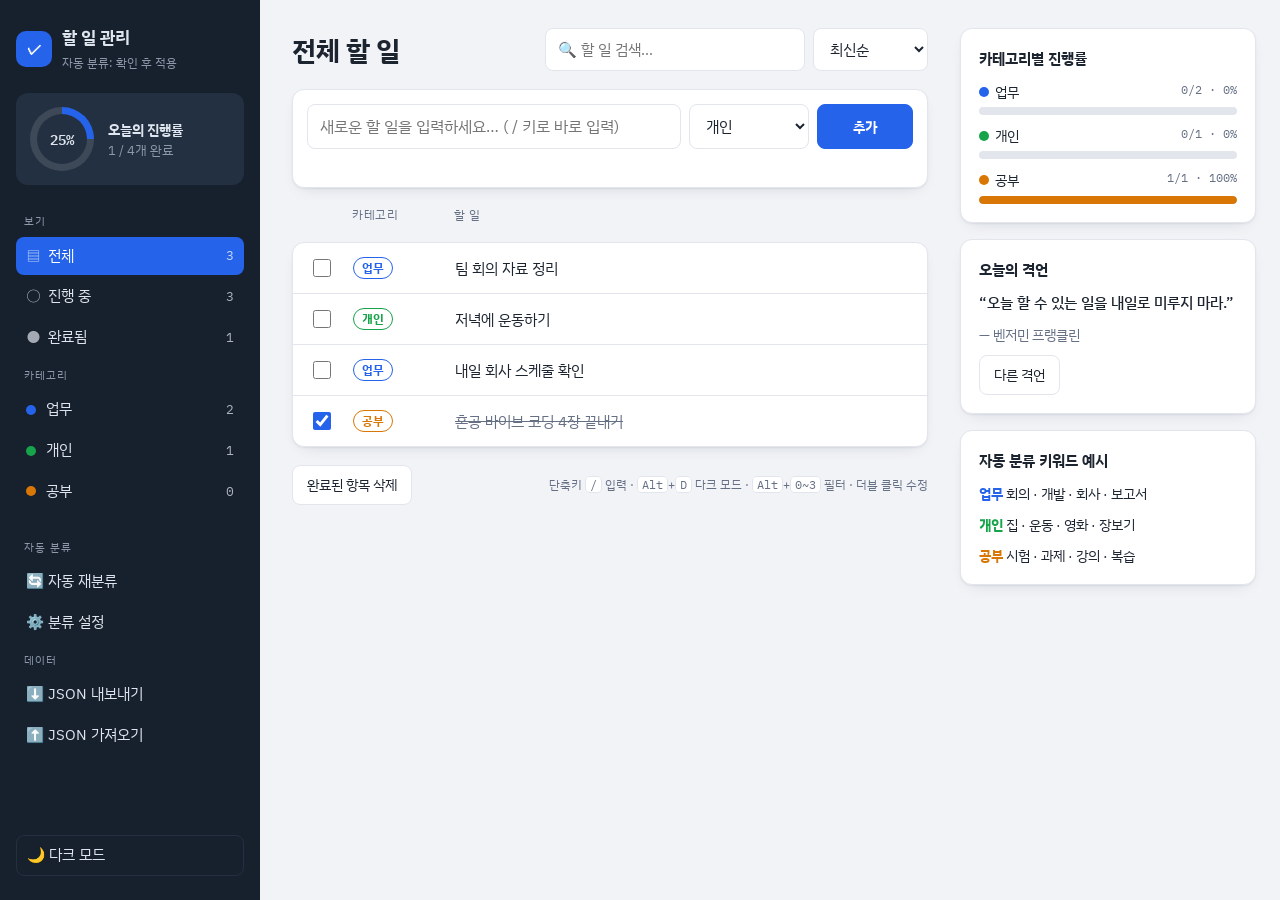
<file: Week05-06-SmartTodo/week06/index.html>
<!DOCTYPE html>
<html lang="ko">
<head>
  <meta charset="UTF-8">
  <meta name="viewport" content="width=device-width, initial-scale=1.0">
  <title>할 일 관리 앱 · 데스크톱</title>
  <link rel="preconnect" href="https://fonts.googleapis.com">
  <link rel="preconnect" href="https://fonts.gstatic.com" crossorigin>
  <link rel="stylesheet" href="https://fonts.googleapis.com/css2?family=IBM+Plex+Mono:wght@500;600&family=IBM+Plex+Sans+KR:wght@400;500;700&display=swap">
  <link rel="stylesheet" href="style.css">
</head>
<body>
  <!-- 6주차: 데스크톱 넓은 화면용 3단 레이아웃 (사이드바 | 목록 | 대시보드) -->
  <div class="layout">

    <!-- ① 사이드바 -->
    <aside class="sidebar" aria-label="사이드바">
      <div class="brand">
        <span class="logo" aria-hidden="true">✓</span>
        <div>
          <strong>할 일 관리</strong>
          <small id="autoStatus">자동 분류: 확인 후 적용</small>
        </div>
      </div>

      <div class="ring-wrap">
        <div id="overallRing" class="ring" style="--pct:0"><span id="overallPercent">0%</span></div>
        <div>
          <b>오늘의 진행률</b>
          <p id="overallText" class="muted">0 / 0개 완료</p>
        </div>
      </div>

      <nav class="side-nav" aria-label="보기 필터">
        <p class="nav-label">보기</p>
        <button class="filter-btn" data-filter="all" type="button"><span class="ico">▤</span>전체 <em data-count="all">0</em></button>
        <button class="filter-btn" data-filter="active" type="button"><span class="ico">○</span>진행 중 <em data-count="all">0</em></button>
        <button class="filter-btn" data-filter="done" type="button"><span class="ico">●</span>완료됨 <em data-count="done">0</em></button>
        <p class="nav-label">카테고리</p>
        <button class="filter-btn" data-filter="업무" type="button"><span class="dot" data-category="업무"></span>업무 <em data-count="업무">0</em></button>
        <button class="filter-btn" data-filter="개인" type="button"><span class="dot" data-category="개인"></span>개인 <em data-count="개인">0</em></button>
        <button class="filter-btn" data-filter="공부" type="button"><span class="dot" data-category="공부"></span>공부 <em data-count="공부">0</em></button>
      </nav>

      <div class="side-tools">
        <p class="nav-label">자동 분류</p>
        <button id="reclassifyBtn" class="side-btn" type="button">🔄 자동 재분류</button>
        <button id="settingsBtn" class="side-btn" type="button">⚙️ 분류 설정</button>
        <p class="nav-label">데이터</p>
        <button id="exportBtn" class="side-btn" type="button">⬇️ JSON 내보내기</button>
        <button id="importBtn" class="side-btn" type="button">⬆️ JSON 가져오기</button>
        <input id="importFile" type="file" accept="application/json,.json" hidden>
      </div>

      <button id="themeToggle" class="side-btn theme" type="button" aria-pressed="false">🌙 다크 모드</button>
    </aside>

    <!-- ② 메인: 입력 + 목록 -->
    <main class="main">
      <header class="topbar">
        <h1 id="listTitle">전체 할 일</h1>
        <div class="top-tools">
          <label class="sr-only" for="searchInput">할 일 검색</label>
          <input id="searchInput" type="search" placeholder="🔍 할 일 검색…">
          <label class="sr-only" for="sortSelect">정렬</label>
          <select id="sortSelect">
            <option value="newest">최신순</option>
            <option value="oldest">오래된순</option>
            <option value="activeFirst">미완료 먼저</option>
            <option value="category">카테고리순</option>
            <option value="alpha">가나다순</option>
          </select>
        </div>
      </header>

      <form id="todoForm" class="add-form" autocomplete="off">
        <label class="sr-only" for="todoInput">새 할 일</label>
        <input id="todoInput" type="text" placeholder="새로운 할 일을 입력하세요… ( / 키로 바로 입력)" maxlength="100">
        <label class="sr-only" for="categorySelect">카테고리</label>
        <select id="categorySelect">
          <option value="업무">업무</option>
          <option value="개인" selected>개인</option>
          <option value="공부">공부</option>
        </select>
        <button class="btn primary" type="submit">추가</button>
        <p id="smartHint" class="smart-hint" aria-live="polite"></p>
      </form>

      <div class="list-head" aria-hidden="true">
        <span></span><span>카테고리</span><span>할 일</span><span></span>
      </div>
      <ul id="todoList" class="todo-list"></ul>
      <p id="emptyState" class="empty" hidden>첫 할 일을 추가해 보세요!</p>

      <div class="list-foot">
        <button id="clearCompleted" class="btn" type="button">완료된 항목 삭제</button>
        <span class="muted shortcuts">단축키 <kbd>/</kbd> 입력 · <kbd>Alt</kbd>+<kbd>D</kbd> 다크 모드 · <kbd>Alt</kbd>+<kbd>0~3</kbd> 필터 · 더블 클릭 수정</span>
      </div>
    </main>

    <!-- ③ 오른쪽 패널: 카테고리 진행률 + 격언 -->
    <aside class="insights" aria-label="대시보드">
      <section class="panel">
        <h2>카테고리별 진행률</h2>
        <div class="cat-row"><span><span class="dot" data-category="업무"></span>업무</span><small data-progress-text="업무">0/0</small><div class="progress"><i data-progress="업무"></i></div></div>
        <div class="cat-row"><span><span class="dot" data-category="개인"></span>개인</span><small data-progress-text="개인">0/0</small><div class="progress"><i data-progress="개인"></i></div></div>
        <div class="cat-row"><span><span class="dot" data-category="공부"></span>공부</span><small data-progress-text="공부">0/0</small><div class="progress"><i data-progress="공부"></i></div></div>
      </section>
      <section class="panel">
        <h2>오늘의 격언</h2>
        <p id="quote" class="quote">“”</p>
        <p id="quoteAuthor" class="muted"></p>
        <button id="newQuote" class="btn" type="button">다른 격언</button>
      </section>
      <section class="panel tip">
        <h2>자동 분류 키워드 예시</h2>
        <p><b class="c-work">업무</b> 회의 · 개발 · 회사 · 보고서</p>
        <p><b class="c-personal">개인</b> 집 · 운동 · 영화 · 장보기</p>
        <p><b class="c-study">공부</b> 시험 · 과제 · 강의 · 복습</p>
      </section>
    </aside>
  </div>

  <!-- 5주차 다이얼로그 (모바일 버전과 동일) -->
  <dialog id="suggestDialog" class="dialog">
    <h2>카테고리 추천</h2>
    <p id="suggestText"></p>
    <p id="suggestReason" class="muted"></p>
    <div class="row end">
      <button id="keepOriginal" class="btn" type="button">그대로 등록</button>
      <button id="applySuggest" class="btn primary" type="button">추천대로 등록</button>
    </div>
  </dialog>

  <dialog id="reclassifyDialog" class="dialog">
    <h2>자동 재분류</h2>
    <p class="muted">키워드 분석 결과 카테고리가 달라 보이는 항목입니다. 바꿀 항목만 체크하세요.</p>
    <ul id="reclassifyList" class="reclassify-list"></ul>
    <div class="row end">
      <button id="cancelReclassify" class="btn" type="button">취소</button>
      <button id="applyReclassify" class="btn primary" type="button">선택 항목 적용</button>
    </div>
  </dialog>

  <dialog id="settingsDialog" class="dialog">
    <h2>분류 설정</h2>
    <label class="switch"><input id="autoToggle" type="checkbox"> 키워드 기반 자동 분류 사용</label>
    <fieldset>
      <legend>추천이 다를 때</legend>
      <label><input type="radio" name="classifyMode" value="confirm" id="modeConfirm"> 확인 창으로 물어보기</label>
      <label><input type="radio" name="classifyMode" value="auto" id="modeAuto"> 바로 추천 카테고리로 저장</label>
    </fieldset>
    <fieldset>
      <legend>내 키워드 추가 (쉼표로 구분)</legend>
      <label for="kwWork">업무 <small class="muted" data-default-keywords="업무"></small></label>
      <input id="kwWork" data-keywords="업무" placeholder="예: 스프린트, 데일리 스크럼">
      <label for="kwPersonal">개인 <small class="muted" data-default-keywords="개인"></small></label>
      <input id="kwPersonal" data-keywords="개인" placeholder="예: 강아지 산책, 넷플릭스">
      <label for="kwStudy">공부 <small class="muted" data-default-keywords="공부"></small></label>
      <input id="kwStudy" data-keywords="공부" placeholder="예: 인공지능활용실습, 자료구조">
    </fieldset>
    <div class="row end">
      <button id="cancelSettings" class="btn" type="button">취소</button>
      <button id="saveSettings" class="btn primary" type="button">저장</button>
    </div>
  </dialog>

  <div id="toast" class="toast" role="status" hidden></div>
  <script src="../core.js"></script>
  <script src="ui.js"></script>
</body>
</html>
</file>
<file: Week02-Portfolio/style.css>
/* =====================================================================
 * 오리너구리 마케팅 포트폴리오 — style.css
 * 2주차 3단계(디자인): 섹션별 색상 톤을 달리한 밴드형 원페이지
 * index.html 에서 <link rel="stylesheet" href="style.css"> 로 불러옴
 * ===================================================================== */
/* 레이아웃: 섹션마다 색 톤을 바꾼 세로 밴드형 원페이지 (WordPress 'portfolio' 테마 계열의 블록 구성 참고)
   PRD 섹션 ID: main-navigation / hero-introduction / performance-metrics / core-competencies /
   case-studies / technical-stack / client-feedback / contact-information / site-footer */
:root {
  --paper: #f7f6f2;      /* 기본 바탕 */
  --ink: #14213d;        /* 본문, 짙은 남색 */
  --muted: #59627a;
  --band-ink: #14213d;   /* 진한 밴드 바탕 */
  --band-ink-fg: #f1f3f8;
  --band-teal: #dcefeb;  /* 청록 밴드 */
  --band-sun: #fbe7a1;   /* 형광펜 노랑 밴드 */
  --accent: #0f766e;     /* 청록 포인트 */
  --hi: #f2b705;         /* 하이라이트 노랑 */
  --card: #ffffff;
  --line: rgba(20, 33, 61, .14);
  --font-display: "Noto Serif KR", "Nanum Myeongjo", serif;
  --font-body: "IBM Plex Sans KR", "Apple SD Gothic Neo", "Malgun Gothic", sans-serif;
  --font-mono: "IBM Plex Mono", ui-monospace, Consolas, monospace;
}
@media (prefers-color-scheme: dark) {
  :root:not([data-theme="light"]) {
    --paper: #10141c; --ink: #e9ecf3; --muted: #a2abbd; --band-ink: #060910; --band-ink-fg: #e9ecf3;
    --band-teal: #10302c; --band-sun: #3a3112; --accent: #4fc1b4; --hi: #f5c84a; --card: #181e2a;
    --line: rgba(233, 236, 243, .14); color-scheme: dark;
  }
}
:root[data-theme="dark"] {
  --paper: #10141c; --ink: #e9ecf3; --muted: #a2abbd; --band-ink: #060910; --band-ink-fg: #e9ecf3;
  --band-teal: #10302c; --band-sun: #3a3112; --accent: #4fc1b4; --hi: #f5c84a; --card: #181e2a;
  --line: rgba(233, 236, 243, .14); color-scheme: dark;
}
* { box-sizing: border-box; }
html { scroll-behavior: smooth; }
@media (prefers-reduced-motion: reduce) { html { scroll-behavior: auto; } }
body { margin: 0; word-break: keep-all; overflow-wrap: break-word; background: var(--paper); color: var(--ink); font-family: var(--font-body); font-size: 16px; line-height: 1.7; }
body::before { content: ""; position: fixed; inset: 0 0 auto; height: env(safe-area-inset-top, 0px); z-index: 10; background: var(--paper); }
.inner {
  max-width: 1080px; margin: 0 auto;
  padding-left: max(16px, env(safe-area-inset-left, 0px));
  padding-right: max(16px, env(safe-area-inset-right, 0px));
}
section { padding-block: 72px; scroll-margin-top: 64px; }
h1, h2, h3 { font-family: var(--font-display); text-wrap: balance; line-height: 1.25; margin: 0; }
h2 { font-size: clamp(1.7rem, 4vw, 2.3rem); font-weight: 900; }
.eyebrow { font-family: var(--font-mono); font-size: .78rem; letter-spacing: .12em; text-transform: uppercase; color: var(--accent); margin: 0 0 10px; }
.lead { color: var(--muted); max-width: 62ch; margin: 12px 0 0; }
mark { background: linear-gradient(transparent 58%, var(--hi) 58%); color: inherit; padding: 0 2px; }
a { color: var(--accent); }
:focus-visible { outline: 2px solid var(--accent); outline-offset: 3px; }

/* #main-navigation */
#main-navigation { position: sticky; top: env(safe-area-inset-top, 0px); z-index: 5; background: var(--paper); border-bottom: 1px solid var(--line); }
#main-navigation .inner { display: flex; align-items: center; justify-content: space-between; gap: 12px; padding-block: 12px; }
.logo { font-family: var(--font-display); font-weight: 900; font-size: 1.25rem; text-decoration: none; color: var(--ink); }
.logo span { color: var(--accent); }
nav ul { display: flex; gap: 18px; list-style: none; margin: 0; padding: 0; }
nav a { color: var(--ink); text-decoration: none; font-size: .92rem; }
nav a:hover { color: var(--accent); }
.cta { display: inline-block; background: var(--ink); color: var(--paper); border-radius: 999px; padding: 8px 18px; font-weight: 700; text-decoration: none; font-size: .9rem; white-space: nowrap; }
.cta:hover { background: var(--accent); color: #fff; }
@media (max-width: 860px) { nav ul { display: none; } }

/* #hero-introduction */
#hero-introduction { padding-block: 64px 72px; }
.hero { display: grid; grid-template-columns: 1.15fr .85fr; gap: 48px; align-items: center; }
@media (max-width: 860px) { .hero { grid-template-columns: 1fr; } }
.hero h1 { font-size: clamp(2.1rem, 5.6vw, 3.6rem); font-weight: 900; letter-spacing: -.01em; }
.hero .role { font-family: var(--font-mono); font-size: .9rem; color: var(--muted); margin: 0 0 18px; }
.hero-tags { display: flex; flex-wrap: wrap; gap: 8px; margin: 22px 0 28px; padding: 0; list-style: none; }
.hero-tags li { border: 1px solid var(--line); border-radius: 999px; padding: 3px 12px; font-size: .85rem; font-variant-numeric: tabular-nums; }
.hero-actions { display: flex; flex-wrap: wrap; gap: 12px; align-items: center; }
.ghost { color: var(--ink); font-weight: 500; }
.chart-card { background: var(--card); border: 1px solid var(--line); padding: 22px; min-width: 0; }
.chart-card h3 { font-family: var(--font-body); font-size: 1rem; font-weight: 700; }
.chart-card p.note { font-size: .8rem; color: var(--muted); margin: 6px 0 0; }
.chart-card svg { width: 100%; height: auto; display: block; margin-top: 12px; }
.legend { display: flex; gap: 16px; font-size: .8rem; color: var(--muted); margin-top: 8px; }
.legend i { display: inline-block; width: 10px; height: 10px; margin-right: 6px; vertical-align: -1px; }

/* #performance-metrics */
#performance-metrics { background: var(--band-ink); color: var(--band-ink-fg); }
#performance-metrics .eyebrow { color: var(--hi); }
.stats { display: grid; grid-template-columns: repeat(3, minmax(0, 1fr)); gap: 0; margin-top: 36px; border-top: 1px solid rgba(255,255,255,.18); }
.stats > div { padding: 22px 20px 6px 0; }
.stats b { display: block; font-family: var(--font-mono); font-size: clamp(2rem, 5vw, 3rem); font-weight: 600; color: var(--hi); font-variant-numeric: tabular-nums; line-height: 1.1; }
.stats span { font-size: .92rem; opacity: .85; }
@media (max-width: 640px) { .stats { grid-template-columns: 1fr; } }
.timeline { list-style: none; margin: 40px 0 0; padding: 0; display: grid; grid-template-columns: repeat(3, minmax(0,1fr)); gap: 16px; }
.timeline li { border-top: 3px solid var(--hi); padding-top: 12px; min-width: 0; }
.timeline .yr { font-family: var(--font-mono); font-size: .85rem; opacity: .75; }
.timeline h3 { font-family: var(--font-body); font-size: 1.05rem; margin: 2px 0 4px; }
.timeline p { margin: 0; font-size: .9rem; opacity: .85; }
@media (max-width: 640px) { .timeline { grid-template-columns: 1fr; } }

/* #core-competencies */
.skills { display: grid; grid-template-columns: repeat(3, minmax(0, 1fr)); gap: 20px; margin-top: 32px; }
@media (max-width: 860px) { .skills { grid-template-columns: 1fr; } }
.skill { background: var(--card); border: 1px solid var(--line); padding: 22px; display: grid; gap: 10px; align-content: start; }
.skill h3 { font-family: var(--font-body); font-size: 1.1rem; }
.bar { height: 8px; background: var(--line); }
.bar i { display: block; height: 100%; background: var(--accent); }
.pct { font-family: var(--font-mono); font-size: .9rem; color: var(--accent); font-weight: 600; }
.skill p { margin: 0; font-size: .92rem; color: var(--muted); }

/* #case-studies */
#case-studies { background: var(--band-teal); }
.filter { display: flex; flex-wrap: wrap; gap: 8px; margin-top: 24px; }
.filter button { font: inherit; font-size: .88rem; border: 1px solid var(--ink); background: transparent; color: var(--ink); padding: 4px 14px; border-radius: 999px; cursor: pointer; }
.filter button[aria-pressed="true"] { background: var(--ink); color: var(--paper); }
.cases { display: grid; grid-template-columns: repeat(3, minmax(0, 1fr)); gap: 20px; margin-top: 24px; }
@media (max-width: 860px) { .cases { grid-template-columns: 1fr; } }
.case { background: var(--card); padding: 24px; display: grid; gap: 10px; align-content: start; min-width: 0; }
.case .tag { font-family: var(--font-mono); font-size: .75rem; letter-spacing: .08em; color: var(--accent); text-transform: uppercase; }
.case h3 { font-family: var(--font-body); font-size: 1.15rem; }
.case .result { font-family: var(--font-mono); font-size: 1.5rem; font-weight: 600; font-variant-numeric: tabular-nums; }
.case dl { margin: 0; display: grid; grid-template-columns: auto 1fr; gap: 4px 12px; font-size: .9rem; }
.case dt { color: var(--muted); }
.case dd { margin: 0; }

/* #technical-stack */
.stack { display: grid; grid-template-columns: repeat(4, minmax(0, 1fr)); gap: 20px; margin-top: 32px; }
@media (max-width: 860px) { .stack { grid-template-columns: repeat(2, minmax(0, 1fr)); } }
.stack div { border-top: 1px solid var(--ink); padding-top: 12px; }
.stack h3 { font-family: var(--font-mono); font-size: .8rem; letter-spacing: .1em; text-transform: uppercase; color: var(--accent); }
.stack ul { list-style: none; margin: 8px 0 0; padding: 0; display: grid; gap: 4px; font-size: .95rem; }

/* #client-feedback */
#client-feedback { background: var(--band-sun); }
.quotes { display: grid; grid-template-columns: repeat(2, minmax(0, 1fr)); gap: 32px; margin-top: 32px; }
@media (max-width: 760px) { .quotes { grid-template-columns: 1fr; } }
blockquote { margin: 0; font-family: var(--font-display); font-size: 1.2rem; font-weight: 700; line-height: 1.6; }
blockquote footer { font-family: var(--font-body); font-weight: 400; font-size: .88rem; color: var(--muted); margin-top: 12px; }
.sample-badge { display: inline-block; font-family: var(--font-mono); font-size: .72rem; border: 1px dashed var(--ink); padding: 1px 8px; margin-left: 8px; vertical-align: 2px; }

/* #contact-information */
.contact { display: grid; grid-template-columns: .9fr 1.1fr; gap: 48px; margin-top: 8px; }
@media (max-width: 860px) { .contact { grid-template-columns: 1fr; } }
.contact dl { display: grid; grid-template-columns: auto 1fr; gap: 10px 16px; margin: 24px 0 0; }
.contact dt { font-family: var(--font-mono); font-size: .8rem; color: var(--muted); padding-top: 2px; }
.contact dd { margin: 0; display: flex; gap: 8px; align-items: center; flex-wrap: wrap; min-width: 0; overflow-wrap: anywhere; }
.copy { font: inherit; font-size: .78rem; border: 1px solid var(--line); background: transparent; color: var(--ink); padding: 1px 8px; cursor: pointer; }
form.inquiry { display: grid; gap: 14px; background: var(--card); border: 1px solid var(--line); padding: 24px; }
form.inquiry label { display: grid; gap: 4px; font-size: .88rem; font-weight: 500; }
form.inquiry input, form.inquiry select, form.inquiry textarea { font: inherit; color: var(--ink); background: var(--paper); border: 1px solid var(--line); padding: 10px 12px; width: 100%; }
form.inquiry button { justify-self: start; font: inherit; font-weight: 700; background: var(--accent); color: #fff; border: 0; padding: 10px 22px; cursor: pointer; }
.form-msg { font-size: .9rem; margin: 0; color: var(--accent); }

/* #site-footer */
#site-footer { padding-block: 28px; border-top: 1px solid var(--line); font-size: .85rem; color: var(--muted); }
#site-footer .inner { display: flex; flex-wrap: wrap; justify-content: space-between; gap: 8px; }
.theme-toggle { font: inherit; font-size: .85rem; background: transparent; color: var(--ink); border: 1px solid var(--line); padding: 2px 10px; cursor: pointer; }
</file>
<file: Week04-TodoApp/style.css>
/*
  File    : style.css
  Created : 2026-10-01 13:48 (KST, UTC+09:00)
  Updated : 2026-10-01 13:58 (KST, UTC+09:00) - composer: input on its own row,
            options + reset/add buttons below
  Purpose : Modern UI for "My Tasks". All colors are CSS custom properties
            so the light/dark themes switch smoothly (Step 4).
            Layout: one centered planner card (max 650px) on a cool paper
            ground; summary (dashboard) first, then tools, then the list.
*/

/* ===================== Design tokens ===================== */
:root {
  /* Neutrals (cool, slightly blue-biased paper and ink) */
  --bg: #E7EBF0;
  --surface: #FFFFFF;
  --surface-2: #F3F5F8;
  --line: #DCE1E8;
  --text: #1D2633;
  --muted: #5E6B7C;

  /* Accent: planner ink blue */
  --accent: #2C4A78;
  --accent-hover: #233D64;
  --accent-ink: #FFFFFF;
  --accent-soft: #E3E9F3;

  /* Semantic */
  --danger: #C0392B;
  --danger-soft: #FBE9E7;
  --success: #1F8A4C;

  /* Step 2: category colors (given) + readable text variants */
  --work: #4A90E2;
  --personal: #27AE60;
  --study: #8E44AD;
  --work-ink: #2A6DB8;
  --personal-ink: #1C7D45;
  --study-ink: #7A3496;

  /* Step 2: priority colors (Red / Yellow / Gray) */
  --high: #E74C3C;
  --medium: #F1C40F;
  --low: #95A5A6;
  --medium-ink: #8A6D00;

  --toast-action: #9DBCEB;
  --shadow: 0 1px 2px rgba(23, 37, 61, .06), 0 12px 32px rgba(23, 37, 61, .10);
  --shadow-pop: 0 10px 30px rgba(23, 37, 61, .22);

  /* Type */
  --font-display: "Gowun Batang", "Nanum Myeongjo", "Apple SD Gothic Neo", serif;
  --font-body: "IBM Plex Sans KR", "Apple SD Gothic Neo", "Malgun Gothic", system-ui, sans-serif;
  --font-mono: "IBM Plex Mono", ui-monospace, "SFMono-Regular", Consolas, monospace;

  --radius-lg: 18px;
  --radius: 12px;
  --radius-sm: 8px;
  --ease: cubic-bezier(.2, .7, .2, 1);
  --theme-speed: .35s;
  color-scheme: light;
}

/* Dark theme (Step 4 colors: bg #1A1A1A, card #2D2D2D, text #E0E0E0) */
@media (prefers-color-scheme: dark) {
  :root:not([data-theme="light"]) {
    --bg: #1A1A1A;
    --surface: #2D2D2D;
    --surface-2: #363636;
    --line: #454545;
    --text: #E0E0E0;
    --muted: #A3A3A3;
    --accent: #8EB1E6;
    --accent-hover: #A7C3EE;
    --accent-ink: #10233F;
    --accent-soft: #23303F;
    --danger: #EF7666;
    --danger-soft: #3A2220;
    --success: #5CCB8A;
    --work-ink: #7DB3F0;
    --personal-ink: #5CCB8A;
    --study-ink: #C08BDA;
    --medium-ink: #F1C40F;
    --toast-action: #2C4A78;
    --shadow: 0 1px 2px rgba(0, 0, 0, .4), 0 12px 32px rgba(0, 0, 0, .45);
    --shadow-pop: 0 10px 30px rgba(0, 0, 0, .6);
    color-scheme: dark;
  }
}
:root[data-theme="dark"] {
  --bg: #1A1A1A;
  --surface: #2D2D2D;
  --surface-2: #363636;
  --line: #454545;
  --text: #E0E0E0;
  --muted: #A3A3A3;
  --accent: #8EB1E6;
  --accent-hover: #A7C3EE;
  --accent-ink: #10233F;
  --accent-soft: #23303F;
  --danger: #EF7666;
  --danger-soft: #3A2220;
  --success: #5CCB8A;
  --work-ink: #7DB3F0;
  --personal-ink: #5CCB8A;
  --study-ink: #C08BDA;
  --medium-ink: #F1C40F;
  --toast-action: #2C4A78;
  --shadow: 0 1px 2px rgba(0, 0, 0, .4), 0 12px 32px rgba(0, 0, 0, .45);
  --shadow-pop: 0 10px 30px rgba(0, 0, 0, .6);
  color-scheme: dark;
}

/* ===================== Base ===================== */
*, *::before, *::after { box-sizing: border-box; }

html { -webkit-text-size-adjust: 100%; }

body {
  margin: 0;
  background: var(--bg);
  color: var(--text);
  font-family: var(--font-body);
  font-size: 15px;
  line-height: 1.55;
  -webkit-font-smoothing: antialiased;
  transition: background-color var(--theme-speed) var(--ease), color var(--theme-speed) var(--ease);
}

/* Smooth theme switch: applied for a moment while the theme changes */
.theme-transition *, .theme-transition *::before, .theme-transition *::after {
  transition: background-color var(--theme-speed) var(--ease),
              border-color var(--theme-speed) var(--ease),
              color var(--theme-speed) var(--ease),
              fill var(--theme-speed) var(--ease),
              stroke var(--theme-speed) var(--ease) !important;
}

button, input, select, textarea { font: inherit; color: inherit; }
button { cursor: pointer; }
svg { flex: none; }

[hidden] { display: none !important; }

.sr-only {
  position: absolute; width: 1px; height: 1px; padding: 0; margin: -1px;
  overflow: hidden; clip: rect(0 0 0 0); white-space: nowrap; border: 0;
}

:focus-visible { outline: 2px solid var(--accent); outline-offset: 2px; }

/* ===================== Page + card ===================== */
.page {
  min-height: 100vh;
  padding-inline: 16px;
  padding-block: 40px 64px;
}

.app {
  max-width: 650px;
  margin: 0 auto;
  background: var(--surface);
  border-radius: var(--radius-lg);
  box-shadow: var(--shadow);
  padding: 28px 28px 20px;
  display: flex;
  flex-direction: column;
  gap: 20px;
}

/* ===================== Header ===================== */
.app-header {
  display: flex;
  align-items: flex-start;
  justify-content: space-between;
  gap: 16px;
}
.eyebrow {
  margin: 0 0 2px;
  font-size: 12px;
  font-weight: 600;
  letter-spacing: .08em;
  color: var(--muted);
}
.app-title {
  margin: 0;
  font-family: var(--font-display);
  font-size: 34px;
  line-height: 1.15;
  font-weight: 700;
  letter-spacing: -.01em;
  text-wrap: balance;
}

/* Theme switch with sun / moon thumb */
.theme-switch {
  border: 0;
  background: none;
  padding: 4px;
  border-radius: 999px;
}
.theme-switch__track {
  display: block;
  width: 58px;
  height: 32px;
  border-radius: 999px;
  background: var(--surface-2);
  border: 1px solid var(--line);
  position: relative;
  transition: background-color .3s var(--ease);
}
.theme-switch__thumb {
  position: absolute;
  top: 3px;
  left: 3px;
  width: 24px;
  height: 24px;
  border-radius: 50%;
  background: var(--surface);
  box-shadow: 0 1px 4px rgba(0, 0, 0, .25);
  display: grid;
  place-items: center;
  transition: transform .35s var(--ease), background-color .3s var(--ease);
}
.theme-switch svg {
  width: 15px; height: 15px;
  grid-area: 1 / 1;
  fill: none; stroke: currentColor; stroke-width: 2; stroke-linecap: round;
  transition: opacity .3s var(--ease), transform .4s var(--ease);
}
.icon-sun { color: #E2A100; }
.icon-sun circle { fill: currentColor; }
.icon-moon { color: var(--accent); opacity: 0; transform: rotate(-60deg) scale(.6); }
.icon-moon path { fill: currentColor; stroke: none; }
.theme-switch[aria-checked="true"] .theme-switch__track { background: var(--accent-soft); }
.theme-switch[aria-checked="true"] .theme-switch__thumb { transform: translateX(26px); }
.theme-switch[aria-checked="true"] .icon-sun { opacity: 0; transform: rotate(60deg) scale(.6); }
.theme-switch[aria-checked="true"] .icon-moon { opacity: 1; transform: none; }

/* ===================== Dashboard (Step 3) ===================== */
.dashboard {
  background: var(--surface-2);
  border: 1px solid var(--line);
  border-radius: var(--radius);
  padding: 18px;
  display: flex;
  flex-direction: column;
  gap: 14px;
}
.dashboard__top {
  display: flex;
  justify-content: space-between;
  align-items: flex-end;
  gap: 20px;
}
.overall { flex: 1; min-width: 0; }
.label {
  margin: 0;
  font-size: 12px;
  font-weight: 600;
  letter-spacing: .04em;
  color: var(--muted);
}
.overall__figure {
  margin: 2px 0 8px;
  font-size: 17px;
  font-weight: 700;
  font-variant-numeric: tabular-nums;
}
.progress {
  height: 10px;
  border-radius: 999px;
  background: var(--line);
  overflow: hidden;
}
.progress__fill {
  height: 100%;
  width: 0;
  border-radius: inherit;
  background: linear-gradient(90deg, var(--accent), var(--work));
  transition: width .7s var(--ease);
  position: relative;
}
.progress__fill::after { /* soft moving sheen while the bar changes */
  content: "";
  position: absolute; inset: 0;
  background: linear-gradient(90deg, transparent, rgba(255, 255, 255, .35), transparent);
  transform: translateX(-100%);
}
.progress__fill.is-animating::after { animation: sheen .9s var(--ease); }
@keyframes sheen { to { transform: translateX(100%); } }

.today { text-align: right; }
.today__figure {
  margin: 0;
  font-family: var(--font-mono);
  font-size: 30px;
  line-height: 1.1;
  color: var(--accent);
  font-variant-numeric: tabular-nums;
}
.today__figure small {
  font-family: var(--font-body);
  font-size: 14px;
  font-weight: 600;
  margin-left: 2px;
}
.today__figure.bump { animation: bump .45s var(--ease); }
@keyframes bump { 40% { transform: scale(1.18); } }

.cat-stats {
  list-style: none;
  margin: 0;
  padding: 0;
  display: grid;
  grid-template-columns: repeat(3, minmax(0, 1fr));
  gap: 10px;
}
.cat-stat {
  background: var(--surface);
  border: 1px solid var(--line);
  border-radius: var(--radius-sm);
  padding: 10px 12px;
}
.cat-stat__head {
  display: flex;
  align-items: center;
  gap: 6px;
  font-size: 13px;
  font-weight: 600;
}
.cat-stat__num {
  margin-left: auto;
  font-family: var(--font-mono);
  font-size: 12px;
  color: var(--muted);
  font-variant-numeric: tabular-nums;
}
.mini-bar {
  margin-top: 8px;
  height: 5px;
  border-radius: 999px;
  background: var(--line);
  overflow: hidden;
}
.mini-bar__fill {
  height: 100%;
  width: 0;
  border-radius: inherit;
  background: var(--cat);
  transition: width .6s var(--ease);
}

/* Category color hook used by dots, stats, filters and badges */
[data-category="work"]     { --cat: var(--work);     --cat-ink: var(--work-ink); }
[data-category="personal"] { --cat: var(--personal); --cat-ink: var(--personal-ink); }
[data-category="study"]    { --cat: var(--study);    --cat-ink: var(--study-ink); }
[data-filter="work"]       { --cat: var(--work); }
[data-filter="personal"]   { --cat: var(--personal); }
[data-filter="study"]      { --cat: var(--study); }

.cat-dot {
  width: 8px; height: 8px;
  border-radius: 50%;
  background: var(--cat, var(--muted));
  display: inline-block;
  flex: none;
}

/* Quote of the day (Step 5) */
.quote {
  margin: 0;
  display: flex;
  align-items: center;
  justify-content: center;
  gap: 8px;
  flex-wrap: wrap;
  text-align: center;
  padding-top: 12px;
  border-top: 1px dashed var(--line);
  font-size: 13px;
  color: var(--muted);
}
.quote blockquote {
  margin: 0;
  font-family: var(--font-display);
  font-size: 14.5px;
  color: var(--text);
}
.quote figcaption::before { content: "— "; }
.quote.is-changing blockquote, .quote.is-changing figcaption { animation: fadeUp .45s var(--ease); }

.icon-btn {
  width: 30px; height: 30px;
  display: inline-grid;
  place-items: center;
  border-radius: 50%;
  border: 1px solid transparent;
  background: transparent;
  color: var(--muted);
  transition: background-color .2s, color .2s, transform .3s var(--ease);
}
.icon-btn:hover { background: var(--accent-soft); color: var(--accent); }
.icon-btn svg { width: 16px; height: 16px; fill: none; stroke: currentColor; stroke-width: 2; stroke-linecap: round; stroke-linejoin: round; }
#quote-refresh:active { transform: rotate(180deg); }

/* ===================== Buttons ===================== */
.btn {
  display: inline-flex;
  align-items: center;
  justify-content: center;
  gap: 6px;
  min-height: 38px;
  padding: 0 14px;
  border-radius: var(--radius-sm);
  border: 1px solid transparent;
  font-size: 13.5px;
  font-weight: 600;
  white-space: nowrap;
  transition: background-color .2s, border-color .2s, color .2s, transform .15s, box-shadow .2s;
}
.btn svg { width: 16px; height: 16px; fill: none; stroke: currentColor; stroke-width: 2; stroke-linecap: round; stroke-linejoin: round; }
.btn:active { transform: translateY(1px); }
.btn:disabled { opacity: .45; cursor: not-allowed; transform: none; }

.btn--primary { background: var(--accent); color: var(--accent-ink); }
.btn--primary:hover:not(:disabled) { background: var(--accent-hover); box-shadow: 0 4px 14px color-mix(in srgb, var(--accent) 35%, transparent); }

.btn--ghost { background: var(--surface); border-color: var(--line); color: var(--text); }
.btn--ghost:hover:not(:disabled) { border-color: var(--accent); color: var(--accent); }

.btn--danger-soft { background: var(--danger-soft); color: var(--danger); }
.btn--danger-soft:hover:not(:disabled) { background: var(--danger); color: var(--surface); }
.btn--danger { background: var(--danger); color: var(--surface); }
.btn--danger:hover:not(:disabled) { filter: brightness(1.08); }

/* ===================== Controls (search / sort / tools) ===================== */
.controls { display: flex; flex-direction: column; gap: 10px; }
.controls__row { display: flex; gap: 10px; align-items: center; flex-wrap: wrap; }
.controls__row--tools { gap: 8px; }

input[type="text"], input[type="search"], select, textarea {
  border: 1px solid var(--line);
  background: var(--surface);
  border-radius: var(--radius-sm);
  min-height: 40px;
  padding: 0 12px;
  transition: border-color .2s, box-shadow .2s, background-color .2s;
}
input:focus, select:focus, textarea:focus {
  outline: none;
  border-color: var(--accent);
  box-shadow: 0 0 0 3px color-mix(in srgb, var(--accent) 22%, transparent);
}
select { padding-right: 8px; }

.search { position: relative; flex: 1 1 240px; min-width: 0; }
.search svg {
  position: absolute; left: 12px; top: 50%;
  width: 16px; height: 16px; transform: translateY(-50%);
  fill: none; stroke: var(--muted); stroke-width: 2; stroke-linecap: round;
  pointer-events: none;
}
.search input { width: 100%; padding-left: 36px; }

.sort { display: flex; align-items: center; gap: 8px; font-size: 13px; color: var(--muted); font-weight: 600; }
.sort select { color: var(--text); font-weight: 500; }

/* ===================== Filters (Step 2) ===================== */
.filter-bar {
  display: flex;
  align-items: center;
  justify-content: space-between;
  gap: 10px;
  flex-wrap: wrap;
}
.filters { display: flex; gap: 6px; flex-wrap: wrap; }
.filter {
  display: inline-flex;
  align-items: center;
  gap: 6px;
  min-height: 34px;
  padding: 0 12px;
  border-radius: 999px;
  border: 1px solid var(--line);
  background: var(--surface);
  font-size: 13px;
  font-weight: 600;
  color: var(--muted);
  transition: background-color .2s, color .2s, border-color .2s, box-shadow .2s;
}
.filter:hover { border-color: var(--cat, var(--accent)); color: var(--text); }
.filter__count {
  min-width: 20px;
  padding: 0 6px;
  border-radius: 999px;
  background: var(--surface-2);
  font-family: var(--font-mono);
  font-size: 11px;
  line-height: 18px;
  text-align: center;
  font-variant-numeric: tabular-nums;
}
.filter.is-active {
  background: var(--cat, var(--accent));
  border-color: var(--cat, var(--accent));
  color: #FFFFFF;
  box-shadow: 0 3px 10px color-mix(in srgb, var(--cat, var(--accent)) 35%, transparent);
}
.filter[data-filter="all"].is-active { color: var(--accent-ink); }
.filter.is-active .cat-dot { background: #FFFFFF; }
.filter.is-active .filter__count { background: rgba(255, 255, 255, .25); }

/* ===================== Composer (Step 1) ===================== */
.composer {
  display: grid;
  grid-template-columns: minmax(0, 1fr);
  gap: 8px;
  padding: 14px;
  border-radius: var(--radius);
  background: var(--accent-soft);
}
.composer__input { width: 100%; min-height: 44px; font-size: 15px; }
.composer__options { display: flex; gap: 8px; flex-wrap: wrap; }
.composer__options select, .composer__options .btn { min-height: 44px; }
.composer__actions { display: flex; gap: 8px; margin-left: auto; }
.composer__actions .btn--primary { padding: 0 22px; }
.composer.is-reset .composer__input { animation: flash .5s var(--ease); }
@keyframes flash { 30% { box-shadow: 0 0 0 4px color-mix(in srgb, var(--accent) 30%, transparent); } }
.composer__hint {
  grid-column: 1 / -1;
  margin: 0;
  min-height: 0;
  font-size: 12.5px;
  color: var(--danger);
}
.composer__hint:empty { display: none; }
.composer.shake { animation: shake .4s; }
@keyframes shake { 20%, 60% { transform: translateX(-5px); } 40%, 80% { transform: translateX(5px); } }

/* ===================== Task list ===================== */
.list-section { display: flex; flex-direction: column; gap: 8px; }
.list-meta {
  margin: 0;
  font-size: 12.5px;
  color: var(--muted);
  font-variant-numeric: tabular-nums;
}
.list-meta:empty { display: none; }

.task-list {
  list-style: none;
  margin: 0;
  padding: 0;
  display: flex;
  flex-direction: column;
  gap: 8px;
}

.task {
  display: grid;
  grid-template-columns: auto auto minmax(0, 1fr) auto;
  align-items: center;
  gap: 10px;
  padding: 12px 12px 12px 6px;
  background: var(--surface);
  border: 1px solid var(--line);
  border-radius: var(--radius);
  position: relative;
  transition: border-color .2s, box-shadow .2s, transform .2s var(--ease), opacity .2s, background-color .2s;
  /* Long lists: items outside the screen skip layout and paint until scrolled
     into view (Step 5 performance). 74px is the usual item height. */
  content-visibility: auto;
  contain-intrinsic-size: auto 74px;
}
.task:hover {
  border-color: color-mix(in srgb, var(--cat) 55%, var(--line));
  box-shadow: 0 4px 16px rgba(23, 37, 61, .08);
  transform: translateY(-1px);
}
.task.is-completed { background: var(--surface-2); }

/* Drag handle */
.task__handle {
  width: 22px; height: 32px;
  display: grid; place-items: center;
  border: 0; border-radius: 6px;
  background: transparent;
  color: var(--muted);
  opacity: .45;
  cursor: grab;
  transition: opacity .2s, background-color .2s;
}
.task:hover .task__handle, .task__handle:focus-visible { opacity: 1; }
.task__handle:hover { background: var(--surface-2); }
.task__handle svg { width: 12px; height: 18px; fill: currentColor; }

/* Custom checkbox */
.task__check {
  appearance: none;
  -webkit-appearance: none;
  width: 22px; height: 22px;
  margin: 0;
  border-radius: 7px;
  border: 2px solid color-mix(in srgb, var(--cat) 70%, var(--line));
  background: var(--surface);
  display: grid; place-items: center;
  cursor: pointer;
  transition: background-color .2s, border-color .2s, transform .2s var(--ease);
}
.task__check::after {
  content: "";
  width: 6px; height: 11px;
  border: solid #FFFFFF;
  border-width: 0 2.5px 2.5px 0;
  transform: rotate(45deg) scale(0);
  margin-top: -2px;
  transition: transform .25s var(--ease);
}
.task__check:checked { background: var(--cat); border-color: var(--cat); }
.just-checked .task__check { animation: pop .35s var(--ease); }
.task__check:checked::after { transform: rotate(45deg) scale(1); }
@keyframes pop { 50% { transform: scale(1.2); } }

.task__body { min-width: 0; display: flex; flex-direction: column; gap: 4px; }

/* Text with an animated strike-through line (Step 1) */
.task__text {
  align-self: flex-start;
  max-width: 100%;
  font-size: 15px;
  font-weight: 500;
  overflow-wrap: anywhere;
  cursor: text;
  border-radius: 4px;
  background-image: linear-gradient(currentColor, currentColor);
  background-repeat: no-repeat;
  background-position: 0 55%;
  background-size: 0 1.5px;
  transition: background-size .35s var(--ease), color .3s;
}
.is-completed .task__text { color: var(--muted); background-size: 100% 1.5px; }
.task__text:focus-visible { outline-offset: 3px; }

.task__edit {
  width: 100%;
  min-height: 34px;
  font-size: 15px;
  font-weight: 500;
}
/* Inline editor: text + category / priority selects (Step 3) */
.task__editor { display: flex; flex-direction: column; gap: 6px; width: 100%; }
.task__edit-options { display: flex; gap: 6px; flex-wrap: wrap; }
.task__edit-select { min-height: 32px; font-size: 13px; }
.is-editing .task__meta { display: none; }

.task__meta {
  display: flex;
  align-items: center;
  gap: 6px;
  flex-wrap: wrap;
  font-size: 12px;
}
.badge {
  display: inline-flex;
  align-items: center;
  gap: 4px;
  height: 22px;
  padding: 0 8px;
  border-radius: 999px;
  font-size: 11.5px;
  font-weight: 700;
  white-space: nowrap;
}
.badge--cat {
  background: color-mix(in srgb, var(--cat) 15%, transparent);
  color: var(--cat-ink);
}
.badge--prio { border: 1px solid var(--line); color: var(--muted); font-weight: 600; }
.badge--prio .flag { width: 7px; height: 7px; border-radius: 2px; background: var(--prio); }
.badge--prio[data-priority="high"]   { --prio: var(--high); color: var(--high); border-color: color-mix(in srgb, var(--high) 40%, transparent); }
.badge--prio[data-priority="medium"] { --prio: var(--medium); color: var(--medium-ink); border-color: color-mix(in srgb, var(--medium) 55%, transparent); }
.badge--prio[data-priority="low"]    { --prio: var(--low); }
.task__time {
  color: var(--muted);
  font-family: var(--font-mono);
  font-size: 11.5px;
  font-variant-numeric: tabular-nums;
}

.task__delete {
  width: 32px; height: 32px;
  display: grid; place-items: center;
  border-radius: 50%;
  border: 0;
  background: transparent;
  color: var(--muted);
  transition: background-color .2s, color .2s, transform .2s var(--ease);
}
.task__delete:hover { background: var(--danger-soft); color: var(--danger); transform: rotate(90deg); }
.task__delete svg { width: 16px; height: 16px; fill: none; stroke: currentColor; stroke-width: 2.2; stroke-linecap: round; }

/* Item animations */
.task.is-entering { animation: fadeUp .35s var(--ease); }
.task.is-leaving { animation: leave .3s var(--ease) forwards; pointer-events: none; }
@keyframes fadeUp { from { opacity: 0; transform: translateY(8px); } }
@keyframes leave { to { opacity: 0; transform: translateX(24px) scale(.97); } }

/* Drag and drop states (Step 5) */
.task.is-dragging { opacity: .45; border-style: dashed; }
.task.drop-before::before, .task.drop-after::after {
  content: "";
  position: absolute;
  left: 8px; right: 8px;
  height: 3px;
  border-radius: 3px;
  background: var(--accent);
}
.task.drop-before::before { top: -6px; }
.task.drop-after::after { bottom: -6px; }
/* The drop line sits outside the item: lift containment while it is shown */
.task.drop-before, .task.drop-after { content-visibility: visible; }

/* ===================== Empty state (Step 4) ===================== */
.empty {
  text-align: center;
  padding: 28px 16px 18px;
  color: var(--muted);
  animation: fadeUp .4s var(--ease);
}
.empty__art { width: 120px; height: 90px; }
.empty__art rect { fill: var(--surface-2); stroke: var(--line); stroke-width: 2; }
.empty__art path { fill: none; stroke: var(--line); stroke-width: 4; stroke-linecap: round; }
.empty__art .empty__check { stroke: var(--accent); stroke-width: 5; stroke-linejoin: round; stroke-dasharray: 40; stroke-dashoffset: 40; animation: draw .8s .2s var(--ease) forwards; }
@keyframes draw { to { stroke-dashoffset: 0; } }
.empty__title {
  margin: 10px 0 4px;
  font-family: var(--font-display);
  font-size: 19px;
  color: var(--text);
  text-wrap: balance;
}
.empty__text { margin: 0; font-size: 13.5px; }

/* ===================== Footer ===================== */
.app-footer {
  border-top: 1px solid var(--line);
  padding-top: 14px;
  text-align: center;
  font-size: 12px;
  color: var(--muted);
}
.app-footer p { margin: 0; }
kbd {
  display: inline-block;
  min-width: 20px;
  padding: 0 5px;
  border: 1px solid var(--line);
  border-bottom-width: 2px;
  border-radius: 5px;
  background: var(--surface-2);
  font-family: var(--font-mono);
  font-size: 11px;
  line-height: 18px;
  color: var(--text);
}

/* ===================== Toasts (Step 5) ===================== */
.toast-region {
  position: fixed;
  left: 50%;
  bottom: calc(20px + env(safe-area-inset-bottom, 0px));
  transform: translateX(-50%);
  width: min(420px, calc(100% - 32px));
  display: flex;
  flex-direction: column;
  gap: 8px;
  z-index: 50;
  pointer-events: none;
}
.toast {
  display: flex;
  align-items: center;
  gap: 10px;
  padding: 12px 14px;
  border-radius: var(--radius);
  background: var(--text);
  color: var(--surface);
  box-shadow: var(--shadow-pop);
  font-size: 14px;
  pointer-events: auto;
  animation: toastIn .35s var(--ease);
}
.toast__icon { width: 18px; height: 18px; fill: none; stroke-width: 2.4; stroke-linecap: round; stroke-linejoin: round; }
.toast--success .toast__icon { stroke: var(--success); }
.toast--error .toast__icon { stroke: var(--danger); }
.toast--info .toast__icon { stroke: var(--accent); }
.toast__msg { flex: 1; min-width: 0; }
.toast__action {
  border: 0;
  background: transparent;
  color: var(--toast-action);
  font-weight: 700;
  font-size: 13.5px;
  padding: 4px 6px;
  border-radius: 6px;
}
.toast__action:hover { text-decoration: underline; }
.toast.is-leaving { animation: toastOut .3s var(--ease) forwards; }
@keyframes toastIn { from { opacity: 0; transform: translateY(14px) scale(.98); } }
@keyframes toastOut { to { opacity: 0; transform: translateY(10px); } }

/* ===================== Modal (Step 4/5) ===================== */
.modal {
  position: fixed;
  inset: 0;
  z-index: 60;
  display: grid;
  place-items: center;
  padding: 16px;
}
.modal__backdrop {
  position: absolute;
  inset: 0;
  background: rgba(10, 16, 26, .5);
  backdrop-filter: blur(2px);
  animation: fade .25s;
}
.modal__panel {
  position: relative;
  width: min(420px, 100%);
  background: var(--surface);
  color: var(--text);
  border-radius: var(--radius-lg);
  box-shadow: var(--shadow-pop);
  padding: 22px;
  animation: modalIn .3s var(--ease);
}
.modal__title { margin: 0 0 6px; font-size: 18px; font-family: var(--font-display); }
.modal__message { margin: 0; color: var(--muted); white-space: pre-line; }
.modal__code {
  margin-top: 12px;
  width: 100%;
  height: 160px;
  padding: 10px;
  font-family: var(--font-mono);
  font-size: 12px;
  resize: vertical;
}
.modal__actions { display: flex; justify-content: flex-end; gap: 8px; margin-top: 18px; }
@keyframes fade { from { opacity: 0; } }
@keyframes modalIn { from { opacity: 0; transform: translateY(10px) scale(.97); } }

/* ===================== Responsive (Step 5) ===================== */
@media (max-width: 560px) {
  .page { padding-block: 16px 96px; }
  .app { padding: 20px 16px 16px; gap: 16px; border-radius: 14px; }
  .app-title { font-size: 28px; }
  .dashboard { padding: 14px; }
  .today__figure { font-size: 26px; }
  .cat-stats { gap: 6px; }
  .cat-stat { padding: 8px; }
  .cat-stat__head { flex-wrap: wrap; gap: 4px; }
  .composer { grid-template-columns: 1fr; }
  .composer__options { display: grid; grid-template-columns: 1fr 1fr; }
  .composer__options select { min-width: 0; }
  .composer__actions { grid-column: 1 / -1; display: grid; grid-template-columns: 1fr 1fr; margin-left: 0; }
  .sort { flex: 1 1 100%; }
  .sort select { flex: 1; }
  .filter-bar { align-items: stretch; }
  #clear-completed { flex: 1 1 100%; }
  .task { gap: 8px; padding-right: 8px; }
  .task__handle { opacity: 1; }
}

@media (hover: none) {
  .task:hover { transform: none; box-shadow: none; }
  .task__handle { opacity: 1; }
}

@media (prefers-reduced-motion: reduce) {
  *, *::before, *::after {
    animation-duration: .01ms !important;
    animation-iteration-count: 1 !important;
    transition-duration: .01ms !important;
  }
}
</file>
<file: Week07-08-QuizGame/style.css>
/* 지식왕 도전 — 시험지 + OMR 답안지 콘셉트
   문제는 명조체 시험지, 보기는 OMR 마킹 칸(①②③④), 빨간 OMR 괘선 */
:root {
  --paper: #fbfaf5;      /* 시험지 */
  --ink: #1d1d1f;        /* 인쇄 글자 */
  --muted: #6b6a66;
  --omr: #c8374d;        /* OMR 빨간 괘선 */
  --omr-soft: #f7dfe3;
  --line: #e4e1d8;
  --surface: #ffffff;
  --ok: #1f7a4d;
  --ok-soft: #dcf0e4;
  --bad: #c8374d;
  --bad-soft: #f7dfe3;
  --mark: #1d1d1f;       /* 컴퓨터용 사인펜 마킹 */
  --serif: "Nanum Myeongjo", "AppleMyungjo", "Batang", serif;
  --sans: "IBM Plex Sans KR", "Apple SD Gothic Neo", "Malgun Gothic", sans-serif;
  --mono: "IBM Plex Mono", ui-monospace, Consolas, monospace;
  color-scheme: light;
}
@media (prefers-color-scheme: dark) {
  :root:not([data-theme="light"]) {
    --paper: #15171b; --ink: #ece9e2; --muted: #a19e97; --omr: #ef6f84; --omr-soft: #3a1d24;
    --line: #2c2f35; --surface: #1d2025; --ok: #5fd39a; --ok-soft: #173327; --bad: #ef6f84; --bad-soft: #3a1d24;
    --mark: #ece9e2; color-scheme: dark;
  }
}
:root[data-theme="dark"] {
  --paper: #15171b; --ink: #ece9e2; --muted: #a19e97; --omr: #ef6f84; --omr-soft: #3a1d24;
  --line: #2c2f35; --surface: #1d2025; --ok: #5fd39a; --ok-soft: #173327; --bad: #ef6f84; --bad-soft: #3a1d24;
  --mark: #ece9e2; color-scheme: dark;
}

* { box-sizing: border-box; }
body { word-break: keep-all; overflow-wrap: break-word; margin: 0; background: var(--paper); color: var(--ink); font-family: var(--sans); font-size: 15px; line-height: 1.6; }
.sheet { max-width: 1080px; margin: 0 auto; padding: 24px 16px 40px; display: grid; gap: 20px; }
.muted { color: var(--muted); }
:focus-visible { outline: 2px solid var(--omr); outline-offset: 2px; }
kbd { font-family: var(--mono); font-size: .75rem; border: 1px solid var(--line); border-radius: 3px; padding: 0 4px; }
[hidden] { display: none !important; }

/* 머리말: 시험지 상단 */
.sheet-head { display: flex; justify-content: space-between; align-items: flex-end; gap: 12px; border-bottom: 3px double var(--omr); padding-bottom: 12px; }
.exam-label { margin: 0; font-family: var(--mono); font-size: .78rem; letter-spacing: .12em; color: var(--omr); }
h1 { margin: 0; font-family: var(--serif); font-weight: 800; font-size: clamp(2rem, 6vw, 2.8rem); letter-spacing: -.01em; }
h2 { margin: 0; font-size: 1.05rem; text-wrap: balance; }
.sheet-foot { font-size: .78rem; color: var(--muted); border-top: 1px solid var(--line); padding-top: 12px; }

/* 버튼 */
.btn { font: inherit; font-size: .92rem; border: 1px solid var(--ink); background: transparent; color: var(--ink); padding: 8px 16px; cursor: pointer; border-radius: 2px; }
.btn:hover { background: var(--omr-soft); }
.btn.primary { background: var(--ink); color: var(--paper); font-weight: 700; }
.btn.primary:hover { background: var(--omr); border-color: var(--omr); color: #fff; }
.btn.small { font-size: .8rem; padding: 4px 10px; }
.btn.ghost { border-color: var(--line); color: var(--muted); }
.btn.big { padding: 12px 18px; font-size: 1rem; width: 100%; }
.btn:disabled { opacity: .45; cursor: not-allowed; }
.row { display: flex; gap: 8px; flex-wrap: wrap; }

/* 시작 화면 */
.start-grid { display: grid; grid-template-columns: 1fr 1.2fr 1.2fr; gap: 20px; align-items: start; }
@media (max-width: 960px) { .start-grid { grid-template-columns: 1fr; } }
.panel { background: var(--surface); border: 1px solid var(--line); padding: 20px; display: grid; gap: 12px; min-width: 0; margin: 0; }
fieldset.panel legend { float: left; width: 100%; padding: 0; margin-bottom: 4px; }
fieldset.panel legend + * { clear: both; }
.field { display: grid; gap: 6px; font-weight: 500; font-size: .9rem; }
.field input, .field select { font: inherit; color: var(--ink); background: var(--paper); border: 1px solid var(--line); padding: 10px 12px; border-radius: 2px; }
.mode-card { display: flex; gap: 12px; align-items: flex-start; padding: 12px; border: 1px solid var(--line); cursor: pointer; }
.mode-card:has(input:checked) { border-color: var(--omr); background: var(--omr-soft); }
.mode-card input { margin-top: 5px; accent-color: var(--omr); }
.mode-card b { display: block; }
.mode-card small { color: var(--muted); }
.rank-head { display: flex; justify-content: space-between; align-items: center; gap: 8px; }
.table-wrap { overflow-x: auto; }
table { width: 100%; border-collapse: collapse; font-size: .88rem; }
th, td { text-align: left; padding: 7px 6px; border-bottom: 1px solid var(--line); }
thead th { font-size: .75rem; color: var(--muted); font-weight: 500; border-bottom: 1px solid var(--omr); }
.num { text-align: right; font-family: var(--mono); font-variant-numeric: tabular-nums; }
td:first-child { font-family: var(--mono); width: 3em; }
td.name { font-weight: 700; }
tr.me td { background: var(--omr-soft); }
td.empty { color: var(--muted); text-align: center; font-family: var(--sans); padding: 18px; }
.small-note { font-size: .78rem; margin: 0; }

/* 문제 화면 */
.quiz-top { display: flex; align-items: center; justify-content: space-between; gap: 12px; flex-wrap: wrap; }
.progress-text { font-family: var(--mono); font-variant-numeric: tabular-nums; }
.score { font-size: .95rem; }
.score b { font-family: var(--mono); font-size: 1.3rem; font-variant-numeric: tabular-nums; }
.chip { display: inline-block; font-size: .78rem; font-weight: 700; padding: 2px 10px; background: var(--ink); color: var(--paper); }
.chip.outline { background: transparent; color: var(--omr); border: 1px solid var(--omr); }
.chip.level { background: transparent; color: var(--muted); border: 1px solid var(--line); font-weight: 500; }
.chip.level[data-level="hard"] { color: var(--omr); border-color: var(--omr); }
.progress { height: 6px; background: var(--line); overflow: hidden; }
.progress i { display: block; height: 100%; width: 0; background: var(--omr); transition: width .3s ease; }
.timer { display: flex; align-items: center; gap: 10px; }
.timer .progress { flex: 1; height: 10px; }
.timer .progress i { background: var(--ok); transition: width 1s linear; }
.timer.urgent .progress i { background: var(--bad); }
.timer span { font-family: var(--mono); font-weight: 600; width: 3.5em; text-align: right; font-variant-numeric: tabular-nums; }
.timer.urgent span { color: var(--bad); }

.question-card { background: var(--surface); border: 1px solid var(--line); border-left: 4px solid var(--omr); padding: clamp(18px, 4vw, 32px); display: grid; gap: 18px; }
.q-meta { display: flex; gap: 8px; flex-wrap: wrap; }
.q-text { font-family: var(--serif); font-weight: 800; font-size: clamp(1.2rem, 3.2vw, 1.6rem); line-height: 1.5; }
.q-num { font-family: var(--mono); color: var(--omr); margin-right: 4px; }
.options { display: grid; grid-template-columns: repeat(2, minmax(0, 1fr)); gap: 10px; }
@media (max-width: 640px) { .options { grid-template-columns: 1fr; } }
.option {
  font: inherit; font-size: 1rem; text-align: left; color: var(--ink); background: var(--paper);
  border: 1px solid var(--line); padding: 12px 14px; display: flex; align-items: center; gap: 12px; cursor: pointer; min-width: 0;
}
.option:hover:not(:disabled) { border-color: var(--omr); }
.option .opt-text { min-width: 0; overflow-wrap: anywhere; }
.bubble {
  flex: none; width: 30px; height: 40px; border: 1.5px solid var(--omr); border-radius: 50% / 40%;
  display: grid; place-items: center; color: var(--omr); font-size: 1rem; line-height: 1;
}
.option.correct { border-color: var(--ok); background: var(--ok-soft); }
.option.correct .bubble { background: var(--mark); color: var(--paper); border-color: var(--mark); }
.option.wrong { border-color: var(--bad); background: var(--bad-soft); }
.option.wrong .bubble { background: var(--bad); color: #fff; border-color: var(--bad); }
.option:disabled { cursor: default; }
.hint { margin: 0; padding: 10px 12px; border: 1px dashed var(--omr); color: var(--ink); font-size: .92rem; }
.q-actions { display: flex; align-items: center; gap: 12px; flex-wrap: wrap; }
.q-actions .keys { font-size: .8rem; margin-left: auto; }

/* 피드백 */
.feedback { border: 1px solid var(--line); border-top: 6px solid var(--ok); padding: 28px 24px 22px; width: min(440px, calc(100vw - 32px)); background: var(--surface); color: var(--ink); text-align: center; }
.feedback[data-result="wrong"] { border-top-color: var(--bad); }
.feedback::backdrop { background: rgba(20, 18, 15, .45); }
.fb-mark { font-size: 3.4rem; line-height: 1; font-weight: 700; color: var(--ok); font-family: var(--serif); }
.feedback[data-result="wrong"] .fb-mark { color: var(--bad); }
.feedback h2 { font-size: 1.3rem; margin: 6px 0 10px; }
.fb-answer { font-weight: 700; margin: 0 0 8px; }
.fb-explain { color: var(--muted); font-size: .92rem; margin: 0 0 18px; text-align: left; }

/* 결과 화면 */
.result-grid { display: grid; grid-template-columns: 1.1fr .9fr; gap: 20px; align-items: start; }
@media (max-width: 860px) { .result-grid { grid-template-columns: 1fr; } }
.result-main h2 { font-family: var(--serif); font-weight: 800; font-size: 2rem; }
.big-score { margin: 0; display: flex; align-items: baseline; gap: 6px; }
.big-score b { font-family: var(--mono); font-size: clamp(3rem, 10vw, 4.6rem); color: var(--omr); line-height: 1; font-variant-numeric: tabular-nums; }
.rank-msg { font-weight: 700; margin: 0; }
.breakdown td:first-child { font-family: var(--sans); width: auto; }
.breakdown th[scope="row"] { font-weight: 700; }
.mini { height: 8px; background: var(--line); min-width: 80px; }
.mini i { display: block; height: 100%; background: var(--omr); }

@media (prefers-reduced-motion: reduce) { .progress i, .timer .progress i { transition: none; } }
</file>
<file: Week05-06-SmartTodo/week05/style.css>
/* 할 일 관리 앱 — 모바일 우선(4~5주차) 스타일 */
:root {
  --bg: #f3f5f8;
  --surface: #ffffff;
  --text: #1c2430;
  --muted: #667085;
  --line: #e2e6ec;
  --primary: #2563eb;
  --primary-text: #ffffff;
  --work: #2563eb;      /* 업무 */
  --personal: #16a34a;  /* 개인 */
  --study: #d97706;     /* 공부 */
  --danger: #dc2626;
  --shadow: 0 1px 2px rgba(16, 24, 40, .06), 0 4px 14px -6px rgba(16, 24, 40, .14);
  --font: "IBM Plex Sans KR", "Apple SD Gothic Neo", "Malgun Gothic", sans-serif;
  --mono: "IBM Plex Mono", ui-monospace, Consolas, monospace;
  color-scheme: light;
}
:root[data-theme="dark"] {
  --bg: #0f141b;
  --surface: #18202b;
  --text: #e6eaf0;
  --muted: #98a2b3;
  --line: #2a3442;
  --primary: #5b8cff;
  --primary-text: #0b1220;
  --work: #6d9bff;
  --personal: #4ade80;
  --study: #fbbf24;
  --danger: #f87171;
  --shadow: 0 1px 2px rgba(0, 0, 0, .4), 0 6px 18px -8px rgba(0, 0, 0, .7);
  color-scheme: dark;
}

* { box-sizing: border-box; }
body { word-break: keep-all; overflow-wrap: break-word;
  margin: 0;
  background: var(--bg);
  color: var(--text);
  font-family: var(--font);
  font-size: 15px;
  line-height: 1.55;
}
.sr-only { position: absolute; width: 1px; height: 1px; overflow: hidden; clip: rect(0 0 0 0); white-space: nowrap; }
.muted { color: var(--muted); }
.app { max-width: 560px; margin: 0 auto; padding: 24px 16px 48px; display: grid; gap: 16px; }

.app-header { display: flex; justify-content: space-between; align-items: center; gap: 12px; }
.app-header h1 { margin: 0; font-size: 1.6rem; }
.app-header .sub { margin: 0; font-size: .82rem; color: var(--muted); }

.card { background: var(--surface); border: 1px solid var(--line); border-radius: 12px; padding: 16px; box-shadow: var(--shadow); display: grid; gap: 12px; }
.row { display: flex; gap: 8px; align-items: center; flex-wrap: wrap; }
.row > input[type="text"], .row > input[type="search"] { flex: 1; min-width: 0; }
.row.end { justify-content: flex-end; }
.spacer { flex: 1; }

input[type="text"], input[type="search"], input:not([type]), select {
  font: inherit; color: var(--text); background: var(--bg);
  border: 1px solid var(--line); border-radius: 8px; padding: 9px 12px;
}
input:focus-visible, select:focus-visible, button:focus-visible { outline: 2px solid var(--primary); outline-offset: 2px; }

.btn { font: inherit; font-size: .88rem; border: 1px solid var(--line); background: var(--surface); color: var(--text); border-radius: 8px; padding: 7px 12px; cursor: pointer; }
.btn:hover { border-color: var(--primary); }
.btn.primary { background: var(--primary); border-color: var(--primary); color: var(--primary-text); font-weight: 700; }
.btn.ghost { background: transparent; }

/* 대시보드 */
.overall { display: flex; align-items: baseline; gap: 10px; flex-wrap: wrap; }
.overall .label { font-weight: 700; }
.overall strong { font-family: var(--mono); font-size: 1.6rem; font-variant-numeric: tabular-nums; }
.progress { height: 10px; background: var(--line); border-radius: 999px; overflow: hidden; }
.progress.sm { height: 6px; margin-top: 4px; }
.progress i { display: block; height: 100%; width: 0; background: var(--primary); border-radius: inherit; transition: width .3s ease; }
.progress i[data-progress="업무"] { background: var(--work); }
.progress i[data-progress="개인"] { background: var(--personal); }
.progress i[data-progress="공부"] { background: var(--study); }
.mini-progress { display: grid; grid-template-columns: repeat(3, minmax(0, 1fr)); gap: 12px; font-size: .85rem; }
.mini-progress small { color: var(--muted); font-family: var(--mono); display: block; }
.dot { display: inline-block; width: 8px; height: 8px; border-radius: 50%; margin-right: 6px; }
.dot[data-category="업무"] { background: var(--work); }
.dot[data-category="개인"] { background: var(--personal); }
.dot[data-category="공부"] { background: var(--study); }

/* [5주차] 스마트 힌트 */
.smart-hint { margin: -4px 0 0; font-size: .82rem; color: var(--muted); min-height: 1.2em; }
.smart-hint[data-category="업무"] { color: var(--work); }
.smart-hint[data-category="개인"] { color: var(--personal); }
.smart-hint[data-category="공부"] { color: var(--study); }

/* 필터 */
.filters { display: flex; gap: 6px; flex-wrap: wrap; }
.filter-btn { font: inherit; font-size: .85rem; border: 1px solid var(--line); background: transparent; color: var(--text); border-radius: 999px; padding: 4px 12px; cursor: pointer; }
.filter-btn span { font-family: var(--mono); color: var(--muted); margin-left: 2px; }
.filter-btn.active { background: var(--text); color: var(--surface); border-color: var(--text); }
.filter-btn.active span { color: inherit; opacity: .75; }

/* 목록 */
.todo-list { list-style: none; margin: 0; padding: 0; display: grid; }
.todo-item { display: flex; align-items: center; gap: 10px; padding: 10px 2px; border-bottom: 1px solid var(--line); }
.todo-item:last-child { border-bottom: 0; }
.todo-item input[type="checkbox"] { width: 18px; height: 18px; accent-color: var(--primary); flex: none; }
.todo-text { flex: 1; min-width: 0; overflow-wrap: anywhere; cursor: text; }
.edit-input { flex: 1; min-width: 0; }
.todo-item.done .todo-text { text-decoration: line-through; color: var(--muted); }
.badge { flex: none; font-size: .72rem; font-weight: 700; padding: 1px 8px; border-radius: 999px; border: 1px solid currentColor; }
.badge[data-category="업무"] { color: var(--work); }
.badge[data-category="개인"] { color: var(--personal); }
.badge[data-category="공부"] { color: var(--study); }
.delete-btn { flex: none; border: 0; background: none; color: var(--muted); cursor: pointer; font-size: 1rem; padding: 2px 6px; border-radius: 6px; }
.delete-btn:hover { color: var(--danger); }
.empty { text-align: center; color: var(--muted); margin: 8px 0; }

.quote { font-size: 1.05rem; font-weight: 500; margin: 0; }
.quote-card .muted { margin: 0; font-size: .85rem; }
.quote-card .btn { justify-self: start; }
.shortcuts { font-size: .78rem; text-align: center; margin: 0; }
kbd { font-family: var(--mono); font-size: .75rem; border: 1px solid var(--line); border-radius: 4px; padding: 0 4px; background: var(--surface); }

/* 다이얼로그 */
.dialog { border: 1px solid var(--line); border-radius: 14px; padding: 20px; width: min(440px, calc(100vw - 32px)); background: var(--surface); color: var(--text); box-shadow: var(--shadow); }
.dialog::backdrop { background: rgba(10, 15, 25, .45); }
.dialog h2 { margin: 0 0 8px; font-size: 1.15rem; }
.dialog fieldset { border: 1px solid var(--line); border-radius: 10px; margin: 12px 0; display: grid; gap: 6px; }
.dialog fieldset input:not([type="radio"]) { width: 100%; }
.dialog small { font-weight: 400; }
.switch { display: flex; gap: 8px; align-items: center; font-weight: 500; }
.reclassify-list { list-style: none; padding: 0; margin: 12px 0; display: grid; gap: 6px; max-height: 50vh; overflow: auto; }
.reclassify-list li { display: flex; gap: 8px; align-items: flex-start; }
.reclassify-list label { display: grid; }
.reclassify-list .arrow { font-size: .82rem; color: var(--primary); }

.toast { position: fixed; left: 50%; bottom: 24px; transform: translateX(-50%); background: var(--text); color: var(--surface); padding: 10px 16px; border-radius: 999px; font-size: .88rem; box-shadow: var(--shadow); max-width: calc(100vw - 32px); z-index: 20; }

@media (max-width: 420px) {
  .mini-progress { grid-template-columns: 1fr; }
}
@media (prefers-reduced-motion: reduce) { .progress i { transition: none; } }
</file>
<file: Week05-06-SmartTodo/week06/style.css>
/* 할 일 관리 앱 — 6주차 데스크톱 버전 (사이드바 3단 레이아웃)
   ≥1280px: 사이드바 | 목록 | 대시보드
   900~1279px: 사이드바 | 목록(대시보드는 목록 아래)
   <900px: 사이드바가 위로 올라가는 1단 */
:root {
  --bg: #f1f3f7;
  --surface: #ffffff;
  --side: #17202d;
  --side-text: #dfe5ee;
  --side-muted: #8d99ab;
  --side-hover: #233041;
  --text: #1c2430;
  --muted: #667085;
  --line: #e2e6ec;
  --primary: #2563eb;
  --primary-text: #ffffff;
  --work: #2563eb;
  --personal: #16a34a;
  --study: #d97706;
  --danger: #dc2626;
  --shadow: 0 1px 2px rgba(16, 24, 40, .06), 0 6px 18px -10px rgba(16, 24, 40, .2);
  --font: "IBM Plex Sans KR", "Apple SD Gothic Neo", "Malgun Gothic", sans-serif;
  --mono: "IBM Plex Mono", ui-monospace, Consolas, monospace;
  color-scheme: light;
}
:root[data-theme="dark"] {
  --bg: #0d1218;
  --surface: #161e29;
  --side: #090d12;
  --side-text: #dfe5ee;
  --side-muted: #7c889a;
  --side-hover: #18212d;
  --text: #e6eaf0;
  --muted: #98a2b3;
  --line: #273140;
  --primary: #5b8cff;
  --primary-text: #0b1220;
  --work: #6d9bff;
  --personal: #4ade80;
  --study: #fbbf24;
  --danger: #f87171;
  --shadow: 0 1px 2px rgba(0, 0, 0, .4), 0 8px 22px -10px rgba(0, 0, 0, .8);
  color-scheme: dark;
}

* { box-sizing: border-box; }
html, body { height: 100%; }
body { word-break: keep-all; overflow-wrap: break-word; margin: 0; background: var(--bg); color: var(--text); font-family: var(--font); font-size: 15px; line-height: 1.55; }
.sr-only { position: absolute; width: 1px; height: 1px; overflow: hidden; clip: rect(0 0 0 0); white-space: nowrap; }
.muted { color: var(--muted); }
:focus-visible { outline: 2px solid var(--primary); outline-offset: 2px; }

.layout {
  display: grid;
  grid-template-columns: 260px minmax(0, 1fr) 320px;
  min-height: 100%;
}

/* ① 사이드바 */
.sidebar {
  position: sticky; top: 0; height: 100vh; overflow-y: auto;
  background: var(--side); color: var(--side-text);
  padding: 24px 16px; display: flex; flex-direction: column; gap: 20px;
}
.brand { display: flex; gap: 10px; align-items: center; }
.brand .logo { width: 36px; height: 36px; border-radius: 10px; display: grid; place-items: center; background: var(--primary); color: var(--primary-text); font-weight: 700; }
.brand strong { display: block; font-size: 1.05rem; }
.brand small { color: var(--side-muted); font-size: .75rem; }

.ring-wrap { display: flex; align-items: center; gap: 14px; padding: 14px; border-radius: 12px; background: var(--side-hover); }
.ring-wrap b { font-size: .9rem; }
.ring-wrap .muted { color: var(--side-muted); margin: 0; font-size: .8rem; }
.ring {
  --pct: 0;
  width: 64px; height: 64px; border-radius: 50%; flex: none;
  background: conic-gradient(var(--primary) calc(var(--pct) * 1%), rgba(255, 255, 255, .12) 0);
  display: grid; place-items: center; position: relative;
}
.ring::after { content: ""; position: absolute; inset: 7px; border-radius: 50%; background: var(--side-hover); }
.ring span { position: relative; z-index: 1; font-family: var(--mono); font-weight: 600; font-size: .9rem; }

.nav-label { margin: 8px 8px 4px; font-size: .7rem; letter-spacing: .1em; color: var(--side-muted); text-transform: uppercase; }
.side-nav, .side-tools { display: grid; gap: 2px; }
.filter-btn, .side-btn {
  font: inherit; font-size: .92rem; text-align: left; color: var(--side-text); background: transparent;
  border: 0; border-radius: 8px; padding: 8px 10px; cursor: pointer; display: flex; align-items: center; gap: 10px;
}
.filter-btn:hover, .side-btn:hover { background: var(--side-hover); }
.filter-btn.active { background: var(--primary); color: var(--primary-text); }
.filter-btn em { margin-left: auto; font-style: normal; font-family: var(--mono); font-size: .8rem; opacity: .75; }
.filter-btn .ico { width: 12px; text-align: center; opacity: .7; }
.side-btn.theme { margin-top: auto; border: 1px solid var(--side-hover); }

.dot { display: inline-block; width: 10px; height: 10px; border-radius: 50%; flex: none; margin-right: 6px; }
.dot[data-category="업무"] { background: var(--work); }
.dot[data-category="개인"] { background: var(--personal); }
.dot[data-category="공부"] { background: var(--study); }
.filter-btn .dot { margin-right: 0; }

/* ② 메인 */
.main { padding: 28px 32px 48px; display: flex; flex-direction: column; gap: 18px; min-width: 0; }
.topbar { display: flex; justify-content: space-between; align-items: center; gap: 16px; flex-wrap: wrap; }
.topbar h1 { margin: 0; font-size: 1.7rem; }
.top-tools { display: flex; gap: 8px; }
.top-tools input { width: 260px; }

input[type="text"], input[type="search"], input:not([type]), select {
  font: inherit; color: var(--text); background: var(--surface);
  border: 1px solid var(--line); border-radius: 8px; padding: 9px 12px; min-width: 0;
}
.btn { font: inherit; font-size: .88rem; border: 1px solid var(--line); background: var(--surface); color: var(--text); border-radius: 8px; padding: 8px 14px; cursor: pointer; }
.btn:hover { border-color: var(--primary); }
.btn.primary { background: var(--primary); border-color: var(--primary); color: var(--primary-text); font-weight: 700; }

.add-form {
  display: grid; grid-template-columns: minmax(0, 1fr) 120px 96px; gap: 8px;
  background: var(--surface); border: 1px solid var(--line); border-radius: 12px; padding: 14px; box-shadow: var(--shadow);
}
.add-form input { font-size: 1rem; }
.smart-hint { grid-column: 1 / -1; margin: 0; font-size: .82rem; color: var(--muted); min-height: 1.2em; }
.smart-hint[data-category="업무"] { color: var(--work); }
.smart-hint[data-category="개인"] { color: var(--personal); }
.smart-hint[data-category="공부"] { color: var(--study); }

.list-head, .todo-item { display: grid; grid-template-columns: 32px 90px minmax(0, 1fr) 40px; align-items: center; gap: 12px; }
.list-head { padding: 0 16px; font-size: .75rem; color: var(--muted); letter-spacing: .06em; }
.todo-list { list-style: none; margin: 0; padding: 0; background: var(--surface); border: 1px solid var(--line); border-radius: 12px; box-shadow: var(--shadow); overflow: hidden; }
.todo-item { padding: 12px 16px; border-bottom: 1px solid var(--line); }
.todo-item:last-child { border-bottom: 0; }
.todo-item:hover { background: var(--bg); }
.todo-item input[type="checkbox"] { width: 18px; height: 18px; accent-color: var(--primary); }
.todo-text { overflow-wrap: anywhere; cursor: text; }
.todo-item.done .todo-text { text-decoration: line-through; color: var(--muted); }
.badge { justify-self: start; font-size: .72rem; font-weight: 700; padding: 1px 8px; border-radius: 999px; border: 1px solid currentColor; white-space: nowrap; }
.badge[data-category="업무"] { color: var(--work); }
.badge[data-category="개인"] { color: var(--personal); }
.badge[data-category="공부"] { color: var(--study); }
.delete-btn { border: 0; background: none; color: var(--muted); cursor: pointer; font-size: 1rem; border-radius: 6px; padding: 4px; opacity: 0; }
.todo-item:hover .delete-btn, .delete-btn:focus-visible { opacity: 1; }
.delete-btn:hover { color: var(--danger); }
.empty { text-align: center; color: var(--muted); padding: 24px; }
.list-foot { display: flex; align-items: center; justify-content: space-between; gap: 12px; flex-wrap: wrap; }
.shortcuts { font-size: .78rem; }
kbd { font-family: var(--mono); font-size: .75rem; border: 1px solid var(--line); border-radius: 4px; padding: 0 4px; background: var(--surface); }

/* ③ 오른쪽 대시보드 */
.insights { padding: 28px 24px 28px 0; display: flex; flex-direction: column; gap: 16px; }
.panel { background: var(--surface); border: 1px solid var(--line); border-radius: 12px; padding: 18px; box-shadow: var(--shadow); display: grid; gap: 10px; }
.panel h2 { margin: 0; font-size: .95rem; }
.cat-row { display: grid; grid-template-columns: 1fr auto; gap: 4px 8px; font-size: .9rem; }
.cat-row small { font-family: var(--mono); color: var(--muted); }
.cat-row .progress { grid-column: 1 / -1; }
.progress { height: 8px; background: var(--line); border-radius: 999px; overflow: hidden; }
.progress i { display: block; height: 100%; width: 0; border-radius: inherit; transition: width .3s ease; }
.progress i[data-progress="업무"] { background: var(--work); }
.progress i[data-progress="개인"] { background: var(--personal); }
.progress i[data-progress="공부"] { background: var(--study); }
.quote { margin: 0; font-weight: 500; }
.panel .muted { margin: 0; font-size: .85rem; }
.panel .btn { justify-self: start; }
.tip p { margin: 0; font-size: .85rem; }
.c-work { color: var(--work); } .c-personal { color: var(--personal); } .c-study { color: var(--study); }

/* 다이얼로그 · 토스트 (모바일 버전과 동일) */
.row { display: flex; gap: 8px; align-items: center; flex-wrap: wrap; }
.row.end { justify-content: flex-end; }
.dialog { border: 1px solid var(--line); border-radius: 14px; padding: 22px; width: min(480px, calc(100vw - 32px)); background: var(--surface); color: var(--text); box-shadow: var(--shadow); }
.dialog::backdrop { background: rgba(10, 15, 25, .5); }
.dialog h2 { margin: 0 0 8px; font-size: 1.15rem; }
.dialog fieldset { border: 1px solid var(--line); border-radius: 10px; margin: 12px 0; display: grid; gap: 6px; }
.dialog fieldset input:not([type="radio"]) { width: 100%; }
.switch { display: flex; gap: 8px; align-items: center; font-weight: 500; }
.reclassify-list { list-style: none; padding: 0; margin: 12px 0; display: grid; gap: 6px; max-height: 50vh; overflow: auto; }
.reclassify-list li { display: flex; gap: 8px; align-items: flex-start; }
.reclassify-list label { display: grid; }
.reclassify-list .arrow { font-size: .82rem; color: var(--primary); }
.toast { position: fixed; left: 50%; bottom: 24px; transform: translateX(-50%); background: var(--text); color: var(--surface); padding: 10px 16px; border-radius: 999px; font-size: .88rem; box-shadow: var(--shadow); z-index: 20; }

/* 반응형 */
@media (max-width: 1279px) {
  .layout { grid-template-columns: 240px minmax(0, 1fr); }
  .insights { grid-column: 2; padding: 0 32px 40px; display: grid; grid-template-columns: repeat(auto-fit, minmax(240px, 1fr)); }
}
@media (max-width: 899px) {
  .layout { grid-template-columns: 1fr; }
  .sidebar { position: static; height: auto; }
  .side-nav { grid-template-columns: repeat(auto-fill, minmax(140px, 1fr)); }
  .insights { grid-column: 1; padding: 0 16px 32px; }
  .main { padding: 20px 16px; }
  .top-tools { flex: 1 1 100%; min-width: 0; }      /* 360px 폰에서 가로 넘침 방지 */
  .top-tools input { width: auto; flex: 1; min-width: 0; }
  .add-form { grid-template-columns: minmax(0, 1fr) 96px; }
  .add-form .btn { grid-column: 1 / -1; }
  .list-head { display: none; }
  .todo-item { grid-template-columns: 28px minmax(0, 1fr) 36px; }
  .todo-item .badge { grid-column: 2; grid-row: 1; }
  .todo-item .todo-text, .todo-item .edit-input { grid-column: 2; }
  .todo-item input[type="checkbox"] { grid-row: 1 / span 2; }
  .todo-item .delete-btn { grid-column: 3; grid-row: 1 / span 2; opacity: 1; }
}
@media (prefers-reduced-motion: reduce) { .progress i { transition: none; } }
</file>
